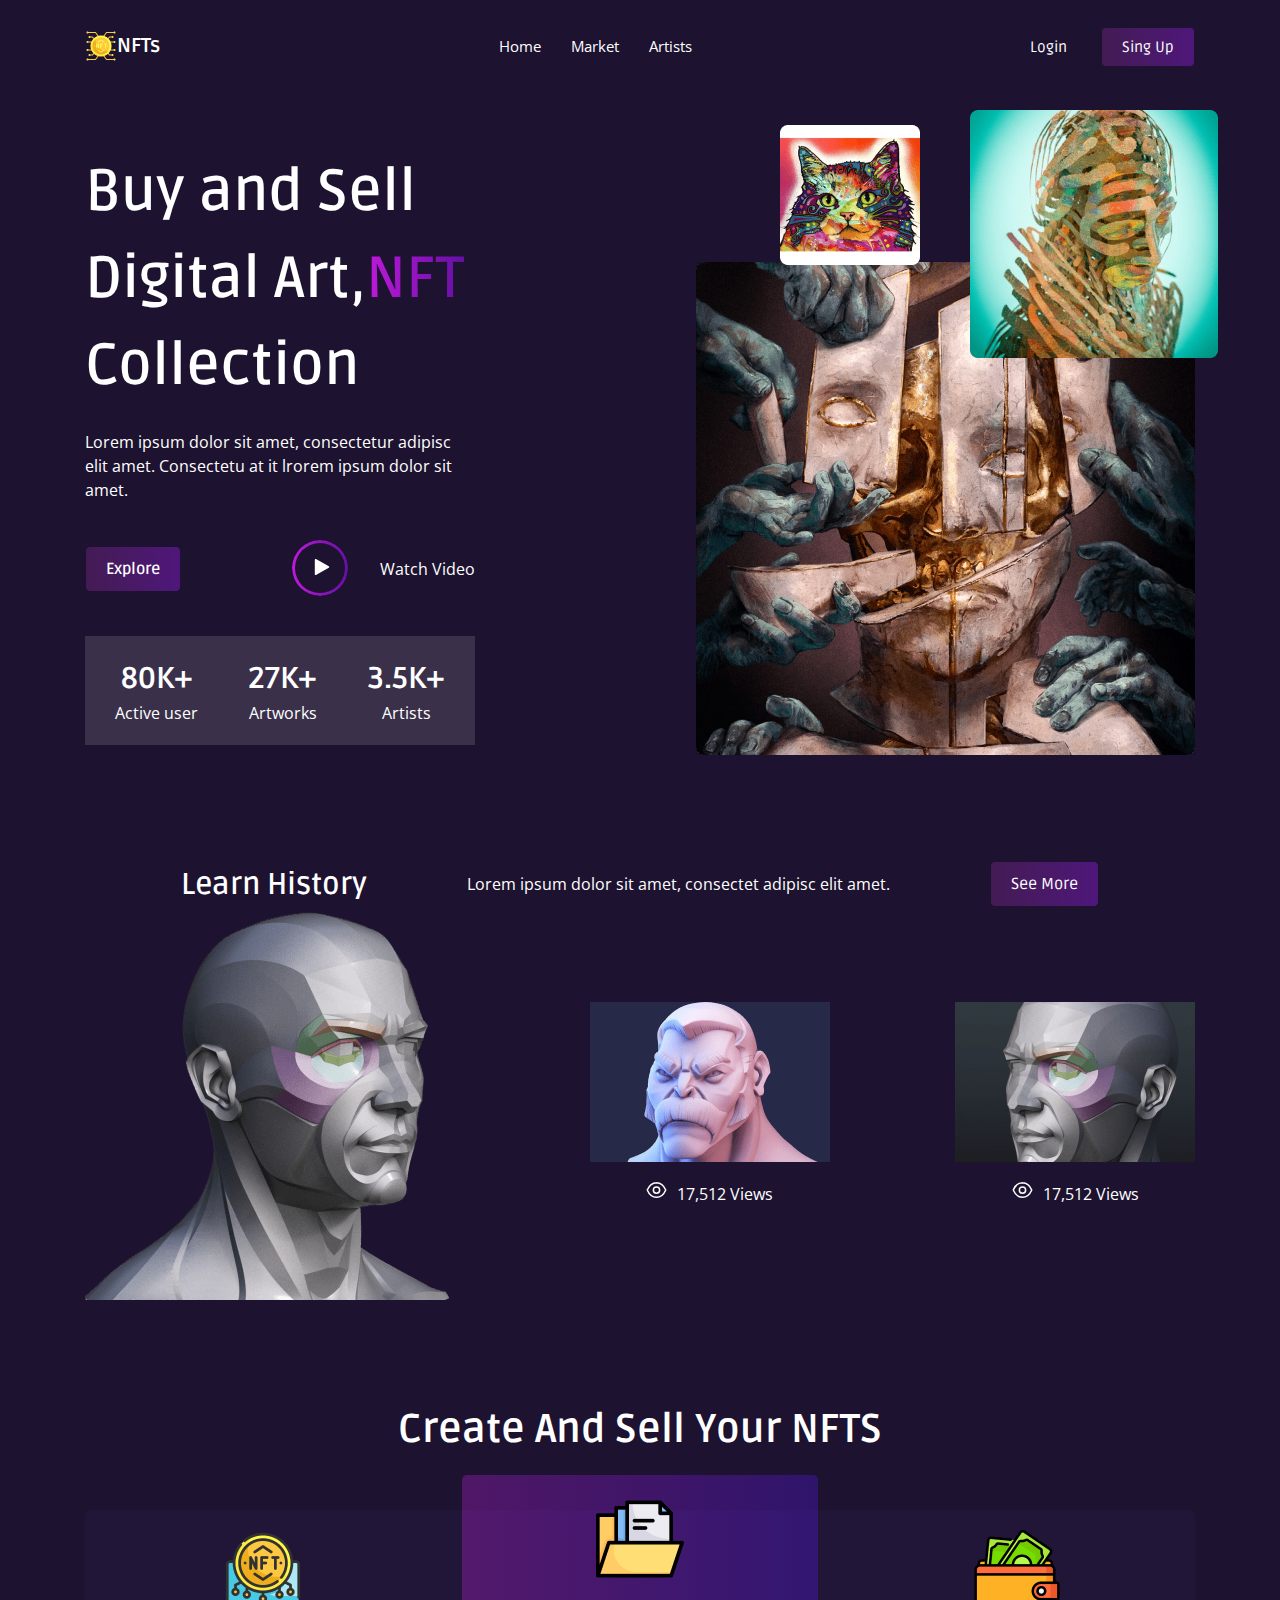
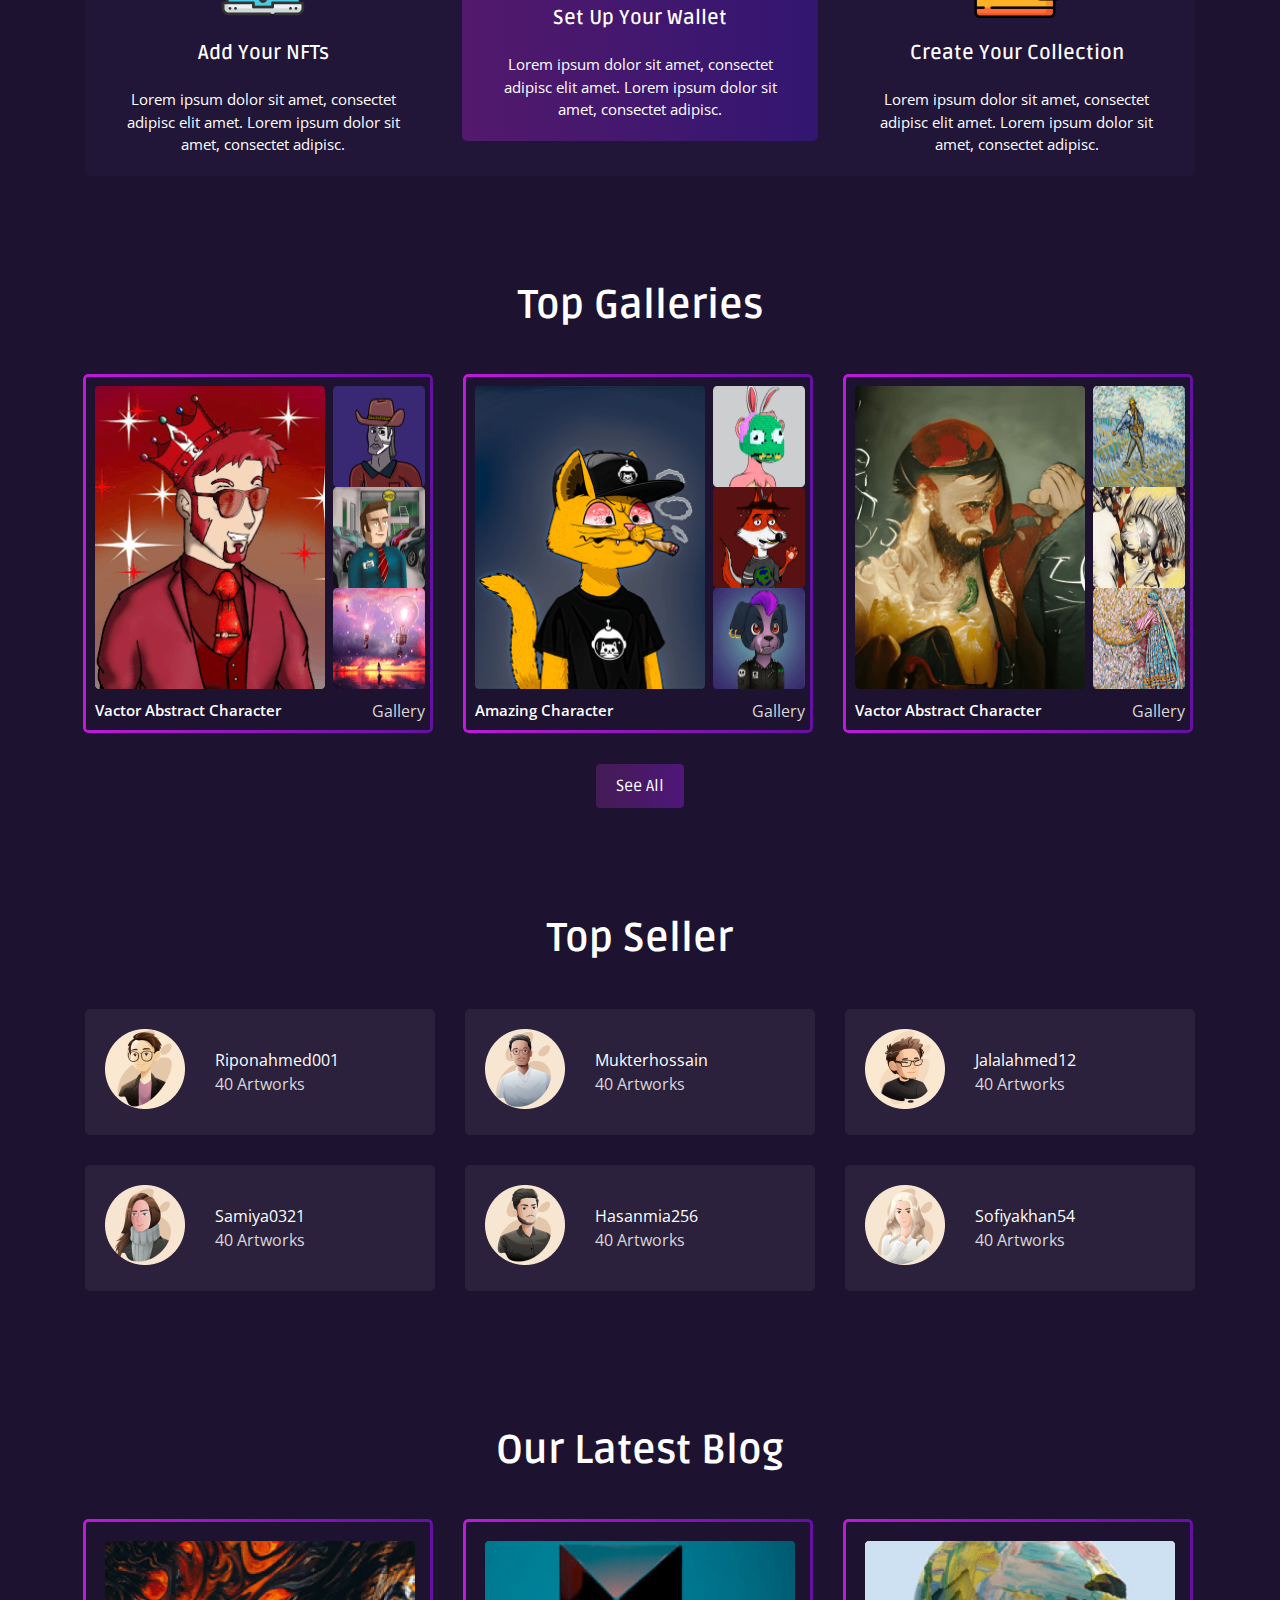
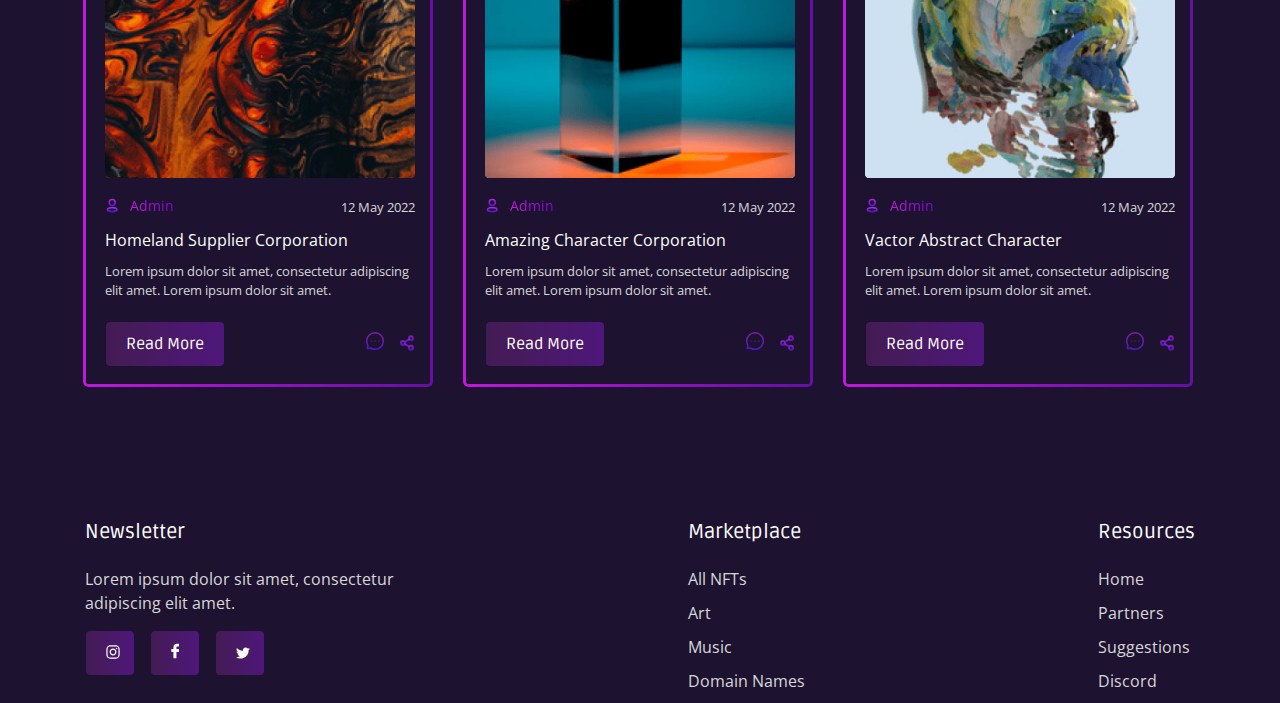
<file: index.html>
<!DOCTYPE html>
<html lang="en">
<head>
    <meta charset="UTF-8">
    <meta name="viewport" content="width=device-width, initial-scale=1.0">
    <title>NFT</title>
    <link rel="icon" href="./images/svg/nft (1) 1.svg">
    <link rel="stylesheet" href="./styles/app.css">
</head>
<body>

    <header class="header">
        <div class="container">
            <nav class="nav">
                <div class="nav__logo">
                    <img src="./images/svg/nft (1) 1.svg" alt="nav logo" class="nav__img">
                    <a href="javascript:void(0)" class="nav__title">NFTs</a>
                </div>
                <ul class="menu">
                    <li class="menu__item">
                        <a href="#" class="menu__link">Home</a>
                    </li>
                    <li class="menu__item">
                        <a href="./src/market.html" class="menu__link">Market</a>
                    </li>
                    <li class="menu__item">
                        <a href="./src/artist.html" class="menu__link">Artists</a>
                    </li>
                </ul>
                <div class="user-access">
                    <a href="src/login.html" class="user-access__item">Login</a>
                    <a href="src/signup.html" class="user-access__item">Sing Up</a>
                </div>
                <div class="nav__btn">
                    <span class="nav__btn-line"></span>
                </div>
            </nav>
            <div class="header__content">
                <div class="header__content-left">
                    <div class="header__content-top">
                        <h1 class="header__content-title">Buy and Sell Digital Art,<span class="header__content-span">NFT</span> Collection</h1>
                        <p class="header__content-caption">Lorem ipsum dolor sit amet, consectetur adipisc elit amet. Consectetu at it lrorem ipsum dolor sit amet.</p>
                        <div class="header__content-more">
                            <a href="javascript:void(0)" class="header__content-link">Explore</a>
                            <div class="header__content-movie">
                                <div class="header__content-ico">
                                    <svg class="header__content-icon" width="16" height="16" viewBox="0 0 16 16" fill="none" xmlns="http://www.w3.org/2000/svg">
                                        <g clip-path="url(#clip0_918_114)">
                                        <path d="M14.7918 7.30241L1.9918 0.10243C1.7438 -0.0367692 1.4414 -0.0335692 1.1966 0.10883C0.950204 0.25283 0.799805 0.515229 0.799805 0.800028V15.2C0.799805 15.4848 0.950204 15.7472 1.1966 15.8912C1.3214 15.9632 1.4606 16 1.5998 16C1.7342 16 1.8702 15.9664 1.9918 15.8976L14.7918 8.6976C15.043 8.5552 15.1998 8.28961 15.1998 8.00001C15.1998 7.71041 15.043 7.44481 14.7918 7.30241Z" fill="white"/>
                                        </g>
                                        <defs>
                                        <clipPath id="clip0_918_114">
                                        <rect width="16" height="16" fill="white"/>
                                        </clipPath>
                                        </defs>
                                        </svg>
                                </div>
                                    <span class="header__content-detail">Watch Video</span>                                    
                            </div>
                        </div>
                    </div>
                    <div class="header__content-bottom">
                        <div class="header__content-info">
                            <span class="header__content-count">80K+</span>
                            <span class="header__content-category">Active user</span>
                        </div>
                        <div class="header__content-info">
                            <span class="header__content-count">27K+</span>
                            <span class="header__content-category">Artworks</span>
                        </div>
                        <div class="header__content-info">
                            <span class="header__content-count">3.5K+</span>
                            <span class="header__content-category">Artists</span>
                        </div>
                    </div>
                </div>
                <div class="header__content-right">
                    <img src="./images/Rectangle 111.png" alt="header content img" class="header__content-img">
                </div>
            </div>
        </div>
    </header>

    <main class="main">
        <section class="history">
            <div class="container">
                <div class="history__wrapper">
                    <h2 class="history__title">Learn History</h2>
                    <p class="history__caption">Lorem ipsum dolor sit amet, consectet adipisc elit amet.</p>
                    <a href="javascript:void(0)" class="history__link">See More</a>
                </div>
                <div class="history__content">
                    <div class="history__images">
                    <img src="./images/image-sG7dVpFHM-transformed 1.png" alt="history img" class="history__img">
                    </div>
                    <div class="history__images">
                    <img src="./images/Rectangle 92.png" alt="history img" class="history__img">
                        <div class="history__content-wrapper">
                            <svg class="history__icon" width="21" height="17" viewBox="0 0 21 17" fill="none" xmlns="http://www.w3.org/2000/svg">
                                <path fill-rule="evenodd" clip-rule="evenodd" d="M13.6614 8.0531C13.6614 9.7991 12.2454 11.2141 10.4994 11.2141C8.75338 11.2141 7.33838 9.7991 7.33838 8.0531C7.33838 6.3061 8.75338 4.8911 10.4994 4.8911C12.2454 4.8911 13.6614 6.3061 13.6614 8.0531Z" stroke="white" stroke-width="1.5" stroke-linecap="round" stroke-linejoin="round"/>
                                <path fill-rule="evenodd" clip-rule="evenodd" d="M10.498 15.3549C14.306 15.3549 17.789 12.6169 19.75 8.0529C17.789 3.4889 14.306 0.7509 10.498 0.7509H10.502C6.694 0.7509 3.211 3.4889 1.25 8.0529C3.211 12.6169 6.694 15.3549 10.502 15.3549H10.498Z" stroke="white" stroke-width="1.5" stroke-linecap="round" stroke-linejoin="round"/>
                                </svg>
                            <span class="history__span">17,512 Views</span> 
                        </div>                       
                    </div>
                    <div class="history__images">
                        <img src="./images/Rectangle 93.png" alt="history img" class="history__img">
                        <div class="history__content-wrapper">
                            <svg class="history__icon" width="21" height="17" viewBox="0 0 21 17" fill="none" xmlns="http://www.w3.org/2000/svg">
                                <path fill-rule="evenodd" clip-rule="evenodd" d="M13.6614 8.0531C13.6614 9.7991 12.2454 11.2141 10.4994 11.2141C8.75338 11.2141 7.33838 9.7991 7.33838 8.0531C7.33838 6.3061 8.75338 4.8911 10.4994 4.8911C12.2454 4.8911 13.6614 6.3061 13.6614 8.0531Z" stroke="white" stroke-width="1.5" stroke-linecap="round" stroke-linejoin="round"/>
                                <path fill-rule="evenodd" clip-rule="evenodd" d="M10.498 15.3549C14.306 15.3549 17.789 12.6169 19.75 8.0529C17.789 3.4889 14.306 0.7509 10.498 0.7509H10.502C6.694 0.7509 3.211 3.4889 1.25 8.0529C3.211 12.6169 6.694 15.3549 10.502 15.3549H10.498Z" stroke="white" stroke-width="1.5" stroke-linecap="round" stroke-linejoin="round"/>
                                </svg>
                            <span class="history__span">17,512 Views</span> 
                        </div> 
                    </div>
                </div>
            </div>
        </section>
        <section class="trade">
            <div class="container">
                <h2 class="section__title">Create And Sell Your NFTS</h2>
                <div class="trade__wrapper">
                    <div class="trade__content">
                        <img src="./images/image 365.png" alt="trade img" class="trade__img">
                        <h3 class="trade__title">Add Your NFTs</h3>                          
                        <p class="trade__caption">Lorem ipsum dolor sit amet, consectet adipisc elit amet. Lorem ipsum dolor sit amet, consectet adipisc.</p>
                    </div>
                    <div class="trade__content">
                        <img src="./images/image 364.png" alt="trade img" class="trade__img">     
                        <h3 class="trade__title">Set Up Your Wallet</h3>                          
                        <p class="trade__caption">Lorem ipsum dolor sit amet, consectet adipisc elit amet. Lorem ipsum dolor sit amet, consectet adipisc.</p>
                    </div>
                    <div class="trade__content">
                        <img src="./images/image 362.png" alt="trade img"class="trade__img">
                        <h3 class="trade__title">Create Your Collection<h3>                          
                        <p class="trade__caption">Lorem ipsum dolor sit amet, consectet adipisc elit amet. Lorem ipsum dolor sit amet, consectet adipisc.</p>
                    </div>
                </div>
            </div>
        </section>
        <section class="gallery">
            <div class="container">
                <h2 class="section__title gallery__head">Top Galleries</h2>
                <div class="row">
                    <div class="col-12 col-sm-6 col-lg-4">
                        <div class="gallery__content">
                            <div class="gallery__images">
                                <div class="gallery__images-left">
                                    <img src="./images/image 116.png" alt="gallery img" class="gallery__images-img">
                                </div>
                                <div class="gallery__images-right">
                                    <img src="./images/image 121.png" alt="gallery img" class="gallery__images-img">
                                    <img src="./images/image 117.png" alt="gallery img" class="gallery__images-img">
                                    <img src="./images/fantasy-7022197 1.png" alt="gallery img" class="gallery__images-img">
                                </div>
                            </div>
                            <div class="gallery__info">
                                <h3 class="gallery__title">Vactor Abstract Character</h3>
                                <span class="gallery__span">Gallery</span>
                            </div>
                        </div>
                    </div>
                    <div class="col-12 col-sm-6 col-lg-4">
                        <div class="gallery__content">
                            <div class="gallery__images">
                                <div class="gallery__images-left">
                                    <img src="./images/cat-7022877 2.png" alt="gallery img" class="gallery__images-img">
                                </div>
                                <div class="gallery__images-right">
                                    <img src="./images/image 119.png" alt="gallery img" class="gallery__images-img">
                                    <img src="./images/image 122.png" alt="gallery img" class="gallery__images-img">
                                    <img src="./images/image 118.png" alt="gallery img" class="gallery__images-img">
                                </div>
                            </div>
                            <div class="gallery__info">
                                <h3 class="gallery__title">Amazing Character</h3>
                                <span class="gallery__span">Gallery</span>
                            </div>
                        </div>
                    </div>
                    <div class="col-12 col-sm-6 col-lg-4">
                        <div class="gallery__content">
                            <div class="gallery__images">
                                <div class="gallery__images-left">
                                    <img src="./images/image 128.png" alt="gallery img" class="gallery__images-img">
                                </div>
                                <div class="gallery__images-right">
                                    <img src="./images/image 123.png" alt="gallery img" class="gallery__images-img">
                                    <img src="./images/image 126.png" alt="gallery img" class="gallery__images-img">
                                    <img src="./images/image 124.png" alt="gallery img" class="gallery__images-img">
                                </div>
                            </div>
                            <div class="gallery__info">
                                <h3 class="gallery__title">Vactor Abstract Character</h3>
                                <span class="gallery__span">Gallery</span>
                            </div>
                        </div>  
                    </div>
                </div>
                    <div class="gallery__links">
                        <a href="javascript:void(0)" class="gallery__link">See All</a>
                    </div>
            </div>
        </section>
        <section class="seller">
            <div class="container">
                <h2 class="section__title seller__title">Top Seller</h2>
                <div class="row">
                    <div class="col-12 col-sm-6 col-md-6 col-lg-4">
                        <div class="seller__content">
                            <div class="seller__content-left">
                                <img src="./images/image 105.png" alt="seller img" class="seller__content-img">
                            </div>
                            <div class="seller__content-right">
                                <h4 class="seller__name">Riponahmed001</h4>
                                <span class="seller__span">40 Artworks</span>
                            </div>
                        </div>
                    </div>
                    <div class="col-12 col-sm-6 col-md-6 col-lg-4">
                        <div class="seller__content">
                            <div class="seller__content-left">
                                <img src="./images/image 108.png" alt="seller img" class="seller__content-img">
                            </div>
                            <div class="seller__content-right">
                                <h4 class="seller__name">Mukterhossain</h4>
                                <span class="seller__span">40 Artworks</span>
                            </div>
                        </div>
                    </div>
                    <div class="col-12 col-sm-6 col-md-6 col-lg-4">
                        <div class="seller__content">
                            <div class="seller__content-left">
                                <img src="./images/image 106.png" alt="seller img" class="seller__content-img">
                            </div>
                            <div class="seller__content-right">
                                <h4 class="seller__name">Jalalahmed12</h4>
                                <span class="seller__span">40 Artworks</span>
                            </div>
                        </div>  
                    </div>
                    <div class="col-12 col-sm-6 col-md-6 col-lg-4">
                        <div class="seller__content">
                            <div class="seller__content-left">
                                <img src="./images/image 104.png" alt="seller img" class="seller__content-img">
                            </div>
                            <div class="seller__content-right">
                                <h4 class="seller__name">Samiya0321</h4>
                                <span class="seller__span">40 Artworks</span>
                            </div>
                        </div>
                    </div>
                    <div class="col-12 col-sm-6 col-md-6 col-lg-4">
                        <div class="seller__content">
                            <div class="seller__content-left">
                                <img src="./images/image 103.png" alt="seller img" class="seller__content-img">
                            </div>
                            <div class="seller__content-right">
                                <h4 class="seller__name">Hasanmia256</h4>
                                <span class="seller__span">40 Artworks</span>
                            </div>
                        </div>
                    </div>
                    <div class="col-12 col-sm-6 col-md-6 col-lg-4">
                        <div class="seller__content">
                            <div class="seller__content-left">
                                <img src="./images/image 110.png" alt="seller img" class="seller__content-img">
                            </div>
                            <div class="seller__content-right">
                                <h4 class="seller__name">Sofiyakhan54</h4>
                                <span class="seller__span">40 Artworks</span>
                            </div>
                        </div>
                    </div>
                </div>
            </div>
        </section>
        <section class="blog">
            <div class="container">
                <h2 class="section__title blog__head">Our Latest Blog</h2>
                <div class="row">
                    <div class="col-12 col-sm-6 col-lg-4">
                        <div class="blog__content">
                            <div class="blog__images">
                                <img src="./images/image 366.png" alt="blog img" class="blog__img">
                            </div>
                            <div class="blog__user">
                                <div class="blog__admin">
                                    <svg class="blog__icon" width="15" height="15" viewBox="0 0 15 15" fill="none" xmlns="http://www.w3.org/2000/svg">
                                        <ellipse cx="7.23676" cy="4.54877" rx="2.98627" ry="2.98627" stroke="url(#paint0_linear_918_192)" stroke-width="1.5" stroke-linecap="round" stroke-linejoin="round"/>
                                        <path fill-rule="evenodd" clip-rule="evenodd" d="M2.50001 11.6885C2.49921 11.4785 2.54616 11.2712 2.63731 11.0821C2.92335 10.51 3.72999 10.2068 4.39932 10.0695C4.88205 9.96646 5.37144 9.89764 5.86385 9.86353C6.77552 9.78345 7.69246 9.78345 8.60413 9.86353C9.0965 9.89804 9.58587 9.96685 10.0687 10.0695C10.738 10.2068 11.5446 10.4814 11.8307 11.0821C12.014 11.4676 12.014 11.9151 11.8307 12.3006C11.5446 12.9013 10.738 13.1759 10.0687 13.3075C9.5865 13.4147 9.09693 13.4855 8.60413 13.5191C7.8621 13.582 7.11662 13.5935 6.37301 13.5535C6.20138 13.5535 6.03548 13.5535 5.86385 13.5191C5.37289 13.4859 4.8852 13.4152 4.40504 13.3075C3.72999 13.1759 2.92907 12.9013 2.63731 12.3006C2.54662 12.1093 2.49972 11.9002 2.50001 11.6885Z" stroke="url(#paint1_linear_918_192)" stroke-width="1.5" stroke-linecap="round" stroke-linejoin="round"/>
                                        <defs>
                                        <linearGradient id="paint0_linear_918_192" x1="7.23676" y1="1.5625" x2="7.23676" y2="7.53504" gradientUnits="userSpaceOnUse">
                                        <stop stop-color="#BB21E6"/>
                                        <stop offset="1" stop-color="#661BF2" stop-opacity="0.83"/>
                                        </linearGradient>
                                        <linearGradient id="paint1_linear_918_192" x1="7.23408" y1="9.80347" x2="7.23408" y2="13.5768" gradientUnits="userSpaceOnUse">
                                        <stop stop-color="#BB21E6"/>
                                        <stop offset="1" stop-color="#661BF2" stop-opacity="0.83"/>
                                        </linearGradient>
                                        </defs>
                                        </svg>         
                                    <span class="blog__admin-title">Admin</span>                               
                                </div>
                                <div class="blog__date">
                                    <span class="blog__date-time">12 May 2022</span>
                                </div>
                            </div>
                            <div class="blog__caption">
                                <h4 class="blog__title">Homeland Supplier Corporation</h4>
                                <p class="blog__description">Lorem ipsum dolor sit amet, consectetur adipiscing elit amet. Lorem ipsum dolor sit amet.</p>
                            </div>
                            <div class="blog__links">
                                <a href="javascript:void(0)" class="blog__link">Read More</a>
                                <div class="blog__links-share">
                                    <svg class="blog__icon--share" width="20" height="20" viewBox="0 0 20 20" fill="none" xmlns="http://www.w3.org/2000/svg">
                                        <path fill-rule="evenodd" clip-rule="evenodd" d="M6.41277 11.1592C5.87547 11.1592 5.43896 10.7227 5.43896 10.1854C5.43896 9.64964 5.87547 9.21313 6.41277 9.21313C6.95008 9.21313 7.38658 9.64964 7.38658 10.1854C7.38658 10.7227 6.95008 11.1592 6.41277 11.1592ZM10.1985 11.1592C9.66119 11.1592 9.22468 10.7227 9.22468 10.1854C9.22468 9.64964 9.66119 9.21313 10.1985 9.21313C10.7358 9.21313 11.1723 9.64964 11.1723 10.1854C11.1723 10.7227 10.7358 11.1592 10.1985 11.1592ZM13.0105 10.1854C13.0105 10.7227 13.447 11.1592 13.9843 11.1592C14.5216 11.1592 14.9581 10.7227 14.9581 10.1854C14.9581 9.64964 14.5216 9.21313 13.9843 9.21313C13.447 9.21313 13.0105 9.64964 13.0105 10.1854Z" fill="url(#paint0_linear_918_209)"/>
                                        <path fill-rule="evenodd" clip-rule="evenodd" d="M10.0167 1.66675C5.17508 1.66675 1.66675 5.62185 1.66675 10.0126C1.66675 11.4147 2.07508 12.8577 2.79175 14.1763C2.92508 14.3942 2.94175 14.6688 2.85008 14.9283L2.29175 16.7978C2.16675 17.2485 2.55008 17.5815 2.97508 17.4479L4.65841 16.948C5.11675 16.7978 5.47508 16.9889 5.90008 17.2485C7.11675 17.9654 8.63341 18.3334 10.0001 18.3334C14.1334 18.3334 18.3334 15.137 18.3334 9.98756C18.3334 5.54673 14.7501 1.66675 10.0167 1.66675Z" stroke="url(#paint1_linear_918_209)" stroke-width="1.5" stroke-linecap="round" stroke-linejoin="round"/>
                                        <defs>
                                        <linearGradient id="paint0_linear_918_209" x1="10.1985" y1="9.21313" x2="10.1985" y2="11.1592" gradientUnits="userSpaceOnUse">
                                        <stop stop-color="#B621E7" stop-opacity="0.3"/>
                                        <stop offset="1" stop-color="#5E1AF3" stop-opacity="0.3"/>
                                        </linearGradient>
                                        <linearGradient id="paint1_linear_918_209" x1="10.0001" y1="1.66675" x2="10.0001" y2="18.3334" gradientUnits="userSpaceOnUse">
                                        <stop stop-color="#B621E7" stop-opacity="0.64"/>
                                        <stop offset="1" stop-color="#5E1AF3" stop-opacity="0.76"/>
                                        </linearGradient>
                                        </defs>
                                        </svg>
                                        <svg class="blog__icon--share" width="16" height="16" viewBox="0 0 16 16" fill="none" xmlns="http://www.w3.org/2000/svg">
                                            <path d="M12 5.33325C13.1046 5.33325 14 4.43782 14 3.33325C14 2.22868 13.1046 1.33325 12 1.33325C10.8954 1.33325 10 2.22868 10 3.33325C10 4.43782 10.8954 5.33325 12 5.33325Z" stroke="url(#paint0_linear_918_203)" stroke-width="2" stroke-linecap="round" stroke-linejoin="round"/>
                                            <path d="M4 10C5.10457 10 6 9.10457 6 8C6 6.89543 5.10457 6 4 6C2.89543 6 2 6.89543 2 8C2 9.10457 2.89543 10 4 10Z" stroke="url(#paint1_linear_918_203)" stroke-width="2" stroke-linecap="round" stroke-linejoin="round"/>
                                            <path d="M12 14.6667C13.1046 14.6667 14 13.7713 14 12.6667C14 11.5622 13.1046 10.6667 12 10.6667C10.8954 10.6667 10 11.5622 10 12.6667C10 13.7713 10.8954 14.6667 12 14.6667Z" stroke="url(#paint2_linear_918_203)" stroke-width="2" stroke-linecap="round" stroke-linejoin="round"/>
                                            <path d="M5.72656 9.00659L10.2799 11.6599" stroke="url(#paint3_linear_918_203)" stroke-width="2" stroke-linecap="round" stroke-linejoin="round"/>
                                            <path d="M10.2732 4.34009L5.72656 6.99342" stroke="url(#paint4_linear_918_203)" stroke-width="2" stroke-linecap="round" stroke-linejoin="round"/>
                                            <defs>
                                            <linearGradient id="paint0_linear_918_203" x1="12" y1="1.33325" x2="12" y2="5.33325" gradientUnits="userSpaceOnUse">
                                            <stop stop-color="#B521E8" stop-opacity="0.69"/>
                                            <stop offset="1" stop-color="#661BF2" stop-opacity="0.69"/>
                                            </linearGradient>
                                            <linearGradient id="paint1_linear_918_203" x1="4" y1="6" x2="4" y2="10" gradientUnits="userSpaceOnUse">
                                            <stop stop-color="#B521E8" stop-opacity="0.69"/>
                                            <stop offset="1" stop-color="#661BF2" stop-opacity="0.69"/>
                                            </linearGradient>
                                            <linearGradient id="paint2_linear_918_203" x1="12" y1="10.6667" x2="12" y2="14.6667" gradientUnits="userSpaceOnUse">
                                            <stop stop-color="#B521E8" stop-opacity="0.69"/>
                                            <stop offset="1" stop-color="#661BF2" stop-opacity="0.69"/>
                                            </linearGradient>
                                            <linearGradient id="paint3_linear_918_203" x1="8.00323" y1="9.00659" x2="8.00323" y2="11.6599" gradientUnits="userSpaceOnUse">
                                            <stop stop-color="#B521E8" stop-opacity="0.69"/>
                                            <stop offset="1" stop-color="#661BF2" stop-opacity="0.69"/>
                                            </linearGradient>
                                            <linearGradient id="paint4_linear_918_203" x1="7.9999" y1="4.34009" x2="7.9999" y2="6.99342" gradientUnits="userSpaceOnUse">
                                            <stop stop-color="#B521E8" stop-opacity="0.69"/>
                                            <stop offset="1" stop-color="#661BF2" stop-opacity="0.69"/>
                                            </linearGradient>
                                            </defs>
                                            </svg>
                                </div>
                            </div>
                        </div>
                    </div>
                    <div class="col-12 col-sm-6 col-lg-4">
                        <div class="blog__content">
                            <div class="blog__images">
                                <img src="./images/image 367.png" alt="blog img" class="blog__img">
                            </div>
                            <div class="blog__user">
                                <div class="blog__admin">
                                    <svg class="blog__icon" width="15" height="15" viewBox="0 0 15 15" fill="none" xmlns="http://www.w3.org/2000/svg">
                                        <ellipse cx="7.23676" cy="4.54877" rx="2.98627" ry="2.98627" stroke="url(#paint0_linear_918_192)" stroke-width="1.5" stroke-linecap="round" stroke-linejoin="round"/>
                                        <path fill-rule="evenodd" clip-rule="evenodd" d="M2.50001 11.6885C2.49921 11.4785 2.54616 11.2712 2.63731 11.0821C2.92335 10.51 3.72999 10.2068 4.39932 10.0695C4.88205 9.96646 5.37144 9.89764 5.86385 9.86353C6.77552 9.78345 7.69246 9.78345 8.60413 9.86353C9.0965 9.89804 9.58587 9.96685 10.0687 10.0695C10.738 10.2068 11.5446 10.4814 11.8307 11.0821C12.014 11.4676 12.014 11.9151 11.8307 12.3006C11.5446 12.9013 10.738 13.1759 10.0687 13.3075C9.5865 13.4147 9.09693 13.4855 8.60413 13.5191C7.8621 13.582 7.11662 13.5935 6.37301 13.5535C6.20138 13.5535 6.03548 13.5535 5.86385 13.5191C5.37289 13.4859 4.8852 13.4152 4.40504 13.3075C3.72999 13.1759 2.92907 12.9013 2.63731 12.3006C2.54662 12.1093 2.49972 11.9002 2.50001 11.6885Z" stroke="url(#paint1_linear_918_192)" stroke-width="1.5" stroke-linecap="round" stroke-linejoin="round"/>
                                        <defs>
                                        <linearGradient id="paint0_linear_918_192" x1="7.23676" y1="1.5625" x2="7.23676" y2="7.53504" gradientUnits="userSpaceOnUse">
                                        <stop stop-color="#BB21E6"/>
                                        <stop offset="1" stop-color="#661BF2" stop-opacity="0.83"/>
                                        </linearGradient>
                                        <linearGradient id="paint1_linear_918_192" x1="7.23408" y1="9.80347" x2="7.23408" y2="13.5768" gradientUnits="userSpaceOnUse">
                                        <stop stop-color="#BB21E6"/>
                                        <stop offset="1" stop-color="#661BF2" stop-opacity="0.83"/>
                                        </linearGradient>
                                        </defs>
                                        </svg>         
                                    <span class="blog__admin-title">Admin</span>                               
                                </div>
                                <div class="blog__date">
                                    <span class="blog__date-time">12 May 2022</span>
                                </div>
                            </div>
                            <div class="blog__caption">
                                <h4 class="blog__title">Amazing Character Corporation</h4>
                                <p class="blog__description">Lorem ipsum dolor sit amet, consectetur adipiscing elit amet. Lorem ipsum dolor sit amet.</p>
                            </div>
                            <div class="blog__links">
                                <a href="javascript:void(0)" class="blog__link">Read More</a>
                                <div class="blog__links-share">
                                    <svg class="blog__icon--share" width="20" height="20" viewBox="0 0 20 20" fill="none" xmlns="http://www.w3.org/2000/svg">
                                        <path fill-rule="evenodd" clip-rule="evenodd" d="M6.41277 11.1592C5.87547 11.1592 5.43896 10.7227 5.43896 10.1854C5.43896 9.64964 5.87547 9.21313 6.41277 9.21313C6.95008 9.21313 7.38658 9.64964 7.38658 10.1854C7.38658 10.7227 6.95008 11.1592 6.41277 11.1592ZM10.1985 11.1592C9.66119 11.1592 9.22468 10.7227 9.22468 10.1854C9.22468 9.64964 9.66119 9.21313 10.1985 9.21313C10.7358 9.21313 11.1723 9.64964 11.1723 10.1854C11.1723 10.7227 10.7358 11.1592 10.1985 11.1592ZM13.0105 10.1854C13.0105 10.7227 13.447 11.1592 13.9843 11.1592C14.5216 11.1592 14.9581 10.7227 14.9581 10.1854C14.9581 9.64964 14.5216 9.21313 13.9843 9.21313C13.447 9.21313 13.0105 9.64964 13.0105 10.1854Z" fill="url(#paint0_linear_918_209)"/>
                                        <path fill-rule="evenodd" clip-rule="evenodd" d="M10.0167 1.66675C5.17508 1.66675 1.66675 5.62185 1.66675 10.0126C1.66675 11.4147 2.07508 12.8577 2.79175 14.1763C2.92508 14.3942 2.94175 14.6688 2.85008 14.9283L2.29175 16.7978C2.16675 17.2485 2.55008 17.5815 2.97508 17.4479L4.65841 16.948C5.11675 16.7978 5.47508 16.9889 5.90008 17.2485C7.11675 17.9654 8.63341 18.3334 10.0001 18.3334C14.1334 18.3334 18.3334 15.137 18.3334 9.98756C18.3334 5.54673 14.7501 1.66675 10.0167 1.66675Z" stroke="url(#paint1_linear_918_209)" stroke-width="1.5" stroke-linecap="round" stroke-linejoin="round"/>
                                        <defs>
                                        <linearGradient id="paint0_linear_918_209" x1="10.1985" y1="9.21313" x2="10.1985" y2="11.1592" gradientUnits="userSpaceOnUse">
                                        <stop stop-color="#B621E7" stop-opacity="0.3"/>
                                        <stop offset="1" stop-color="#5E1AF3" stop-opacity="0.3"/>
                                        </linearGradient>
                                        <linearGradient id="paint1_linear_918_209" x1="10.0001" y1="1.66675" x2="10.0001" y2="18.3334" gradientUnits="userSpaceOnUse">
                                        <stop stop-color="#B621E7" stop-opacity="0.64"/>
                                        <stop offset="1" stop-color="#5E1AF3" stop-opacity="0.76"/>
                                        </linearGradient>
                                        </defs>
                                        </svg>
                                        <svg class="blog__icon--share" width="16" height="16" viewBox="0 0 16 16" fill="none" xmlns="http://www.w3.org/2000/svg">
                                            <path d="M12 5.33325C13.1046 5.33325 14 4.43782 14 3.33325C14 2.22868 13.1046 1.33325 12 1.33325C10.8954 1.33325 10 2.22868 10 3.33325C10 4.43782 10.8954 5.33325 12 5.33325Z" stroke="url(#paint0_linear_918_203)" stroke-width="2" stroke-linecap="round" stroke-linejoin="round"/>
                                            <path d="M4 10C5.10457 10 6 9.10457 6 8C6 6.89543 5.10457 6 4 6C2.89543 6 2 6.89543 2 8C2 9.10457 2.89543 10 4 10Z" stroke="url(#paint1_linear_918_203)" stroke-width="2" stroke-linecap="round" stroke-linejoin="round"/>
                                            <path d="M12 14.6667C13.1046 14.6667 14 13.7713 14 12.6667C14 11.5622 13.1046 10.6667 12 10.6667C10.8954 10.6667 10 11.5622 10 12.6667C10 13.7713 10.8954 14.6667 12 14.6667Z" stroke="url(#paint2_linear_918_203)" stroke-width="2" stroke-linecap="round" stroke-linejoin="round"/>
                                            <path d="M5.72656 9.00659L10.2799 11.6599" stroke="url(#paint3_linear_918_203)" stroke-width="2" stroke-linecap="round" stroke-linejoin="round"/>
                                            <path d="M10.2732 4.34009L5.72656 6.99342" stroke="url(#paint4_linear_918_203)" stroke-width="2" stroke-linecap="round" stroke-linejoin="round"/>
                                            <defs>
                                            <linearGradient id="paint0_linear_918_203" x1="12" y1="1.33325" x2="12" y2="5.33325" gradientUnits="userSpaceOnUse">
                                            <stop stop-color="#B521E8" stop-opacity="0.69"/>
                                            <stop offset="1" stop-color="#661BF2" stop-opacity="0.69"/>
                                            </linearGradient>
                                            <linearGradient id="paint1_linear_918_203" x1="4" y1="6" x2="4" y2="10" gradientUnits="userSpaceOnUse">
                                            <stop stop-color="#B521E8" stop-opacity="0.69"/>
                                            <stop offset="1" stop-color="#661BF2" stop-opacity="0.69"/>
                                            </linearGradient>
                                            <linearGradient id="paint2_linear_918_203" x1="12" y1="10.6667" x2="12" y2="14.6667" gradientUnits="userSpaceOnUse">
                                            <stop stop-color="#B521E8" stop-opacity="0.69"/>
                                            <stop offset="1" stop-color="#661BF2" stop-opacity="0.69"/>
                                            </linearGradient>
                                            <linearGradient id="paint3_linear_918_203" x1="8.00323" y1="9.00659" x2="8.00323" y2="11.6599" gradientUnits="userSpaceOnUse">
                                            <stop stop-color="#B521E8" stop-opacity="0.69"/>
                                            <stop offset="1" stop-color="#661BF2" stop-opacity="0.69"/>
                                            </linearGradient>
                                            <linearGradient id="paint4_linear_918_203" x1="7.9999" y1="4.34009" x2="7.9999" y2="6.99342" gradientUnits="userSpaceOnUse">
                                            <stop stop-color="#B521E8" stop-opacity="0.69"/>
                                            <stop offset="1" stop-color="#661BF2" stop-opacity="0.69"/>
                                            </linearGradient>
                                            </defs>
                                            </svg>
                                </div>
                            </div>
                        </div>
                    </div>
                    <div class="col-12 col-sm-6 col-lg-4">
                        <div class="blog__content">
                            <div class="blog__images">
                                <img src="./images/image 368.png" alt="blog img" class="blog__img">
                            </div>
                            <div class="blog__user">
                                <div class="blog__admin">
                                    <svg class="blog__icon" width="15" height="15" viewBox="0 0 15 15" fill="none" xmlns="http://www.w3.org/2000/svg">
                                        <ellipse cx="7.23676" cy="4.54877" rx="2.98627" ry="2.98627" stroke="url(#paint0_linear_918_192)" stroke-width="1.5" stroke-linecap="round" stroke-linejoin="round"/>
                                        <path fill-rule="evenodd" clip-rule="evenodd" d="M2.50001 11.6885C2.49921 11.4785 2.54616 11.2712 2.63731 11.0821C2.92335 10.51 3.72999 10.2068 4.39932 10.0695C4.88205 9.96646 5.37144 9.89764 5.86385 9.86353C6.77552 9.78345 7.69246 9.78345 8.60413 9.86353C9.0965 9.89804 9.58587 9.96685 10.0687 10.0695C10.738 10.2068 11.5446 10.4814 11.8307 11.0821C12.014 11.4676 12.014 11.9151 11.8307 12.3006C11.5446 12.9013 10.738 13.1759 10.0687 13.3075C9.5865 13.4147 9.09693 13.4855 8.60413 13.5191C7.8621 13.582 7.11662 13.5935 6.37301 13.5535C6.20138 13.5535 6.03548 13.5535 5.86385 13.5191C5.37289 13.4859 4.8852 13.4152 4.40504 13.3075C3.72999 13.1759 2.92907 12.9013 2.63731 12.3006C2.54662 12.1093 2.49972 11.9002 2.50001 11.6885Z" stroke="url(#paint1_linear_918_192)" stroke-width="1.5" stroke-linecap="round" stroke-linejoin="round"/>
                                        <defs>
                                        <linearGradient id="paint0_linear_918_192" x1="7.23676" y1="1.5625" x2="7.23676" y2="7.53504" gradientUnits="userSpaceOnUse">
                                        <stop stop-color="#BB21E6"/>
                                        <stop offset="1" stop-color="#661BF2" stop-opacity="0.83"/>
                                        </linearGradient>
                                        <linearGradient id="paint1_linear_918_192" x1="7.23408" y1="9.80347" x2="7.23408" y2="13.5768" gradientUnits="userSpaceOnUse">
                                        <stop stop-color="#BB21E6"/>
                                        <stop offset="1" stop-color="#661BF2" stop-opacity="0.83"/>
                                        </linearGradient>
                                        </defs>
                                        </svg>         
                                    <span class="blog__admin-title">Admin</span>                               
                                </div>
                                <div class="blog__date">
                                    <span class="blog__date-time">12 May 2022</span>
                                </div>
                            </div>
                            <div class="blog__caption">
                                <h4 class="blog__title">Vactor Abstract Character</h4>
                                <p class="blog__description">Lorem ipsum dolor sit amet, consectetur adipiscing elit amet. Lorem ipsum dolor sit amet.</p>
                            </div>
                            <div class="blog__links">
                                <a href="javascript:void(0)" class="blog__link">Read More</a>
                                <div class="blog__links-share">
                                    <svg class="blog__icon--share" width="20" height="20" viewBox="0 0 20 20" fill="none" xmlns="http://www.w3.org/2000/svg">
                                        <path fill-rule="evenodd" clip-rule="evenodd" d="M6.41277 11.1592C5.87547 11.1592 5.43896 10.7227 5.43896 10.1854C5.43896 9.64964 5.87547 9.21313 6.41277 9.21313C6.95008 9.21313 7.38658 9.64964 7.38658 10.1854C7.38658 10.7227 6.95008 11.1592 6.41277 11.1592ZM10.1985 11.1592C9.66119 11.1592 9.22468 10.7227 9.22468 10.1854C9.22468 9.64964 9.66119 9.21313 10.1985 9.21313C10.7358 9.21313 11.1723 9.64964 11.1723 10.1854C11.1723 10.7227 10.7358 11.1592 10.1985 11.1592ZM13.0105 10.1854C13.0105 10.7227 13.447 11.1592 13.9843 11.1592C14.5216 11.1592 14.9581 10.7227 14.9581 10.1854C14.9581 9.64964 14.5216 9.21313 13.9843 9.21313C13.447 9.21313 13.0105 9.64964 13.0105 10.1854Z" fill="url(#paint0_linear_918_209)"/>
                                        <path fill-rule="evenodd" clip-rule="evenodd" d="M10.0167 1.66675C5.17508 1.66675 1.66675 5.62185 1.66675 10.0126C1.66675 11.4147 2.07508 12.8577 2.79175 14.1763C2.92508 14.3942 2.94175 14.6688 2.85008 14.9283L2.29175 16.7978C2.16675 17.2485 2.55008 17.5815 2.97508 17.4479L4.65841 16.948C5.11675 16.7978 5.47508 16.9889 5.90008 17.2485C7.11675 17.9654 8.63341 18.3334 10.0001 18.3334C14.1334 18.3334 18.3334 15.137 18.3334 9.98756C18.3334 5.54673 14.7501 1.66675 10.0167 1.66675Z" stroke="url(#paint1_linear_918_209)" stroke-width="1.5" stroke-linecap="round" stroke-linejoin="round"/>
                                        <defs>
                                        <linearGradient id="paint0_linear_918_209" x1="10.1985" y1="9.21313" x2="10.1985" y2="11.1592" gradientUnits="userSpaceOnUse">
                                        <stop stop-color="#B621E7" stop-opacity="0.3"/>
                                        <stop offset="1" stop-color="#5E1AF3" stop-opacity="0.3"/>
                                        </linearGradient>
                                        <linearGradient id="paint1_linear_918_209" x1="10.0001" y1="1.66675" x2="10.0001" y2="18.3334" gradientUnits="userSpaceOnUse">
                                        <stop stop-color="#B621E7" stop-opacity="0.64"/>
                                        <stop offset="1" stop-color="#5E1AF3" stop-opacity="0.76"/>
                                        </linearGradient>
                                        </defs>
                                        </svg>
                                        <svg class="blog__icon--share" width="16" height="16" viewBox="0 0 16 16" fill="none" xmlns="http://www.w3.org/2000/svg">
                                            <path d="M12 5.33325C13.1046 5.33325 14 4.43782 14 3.33325C14 2.22868 13.1046 1.33325 12 1.33325C10.8954 1.33325 10 2.22868 10 3.33325C10 4.43782 10.8954 5.33325 12 5.33325Z" stroke="url(#paint0_linear_918_203)" stroke-width="2" stroke-linecap="round" stroke-linejoin="round"/>
                                            <path d="M4 10C5.10457 10 6 9.10457 6 8C6 6.89543 5.10457 6 4 6C2.89543 6 2 6.89543 2 8C2 9.10457 2.89543 10 4 10Z" stroke="url(#paint1_linear_918_203)" stroke-width="2" stroke-linecap="round" stroke-linejoin="round"/>
                                            <path d="M12 14.6667C13.1046 14.6667 14 13.7713 14 12.6667C14 11.5622 13.1046 10.6667 12 10.6667C10.8954 10.6667 10 11.5622 10 12.6667C10 13.7713 10.8954 14.6667 12 14.6667Z" stroke="url(#paint2_linear_918_203)" stroke-width="2" stroke-linecap="round" stroke-linejoin="round"/>
                                            <path d="M5.72656 9.00659L10.2799 11.6599" stroke="url(#paint3_linear_918_203)" stroke-width="2" stroke-linecap="round" stroke-linejoin="round"/>
                                            <path d="M10.2732 4.34009L5.72656 6.99342" stroke="url(#paint4_linear_918_203)" stroke-width="2" stroke-linecap="round" stroke-linejoin="round"/>
                                            <defs>
                                            <linearGradient id="paint0_linear_918_203" x1="12" y1="1.33325" x2="12" y2="5.33325" gradientUnits="userSpaceOnUse">
                                            <stop stop-color="#B521E8" stop-opacity="0.69"/>
                                            <stop offset="1" stop-color="#661BF2" stop-opacity="0.69"/>
                                            </linearGradient>
                                            <linearGradient id="paint1_linear_918_203" x1="4" y1="6" x2="4" y2="10" gradientUnits="userSpaceOnUse">
                                            <stop stop-color="#B521E8" stop-opacity="0.69"/>
                                            <stop offset="1" stop-color="#661BF2" stop-opacity="0.69"/>
                                            </linearGradient>
                                            <linearGradient id="paint2_linear_918_203" x1="12" y1="10.6667" x2="12" y2="14.6667" gradientUnits="userSpaceOnUse">
                                            <stop stop-color="#B521E8" stop-opacity="0.69"/>
                                            <stop offset="1" stop-color="#661BF2" stop-opacity="0.69"/>
                                            </linearGradient>
                                            <linearGradient id="paint3_linear_918_203" x1="8.00323" y1="9.00659" x2="8.00323" y2="11.6599" gradientUnits="userSpaceOnUse">
                                            <stop stop-color="#B521E8" stop-opacity="0.69"/>
                                            <stop offset="1" stop-color="#661BF2" stop-opacity="0.69"/>
                                            </linearGradient>
                                            <linearGradient id="paint4_linear_918_203" x1="7.9999" y1="4.34009" x2="7.9999" y2="6.99342" gradientUnits="userSpaceOnUse">
                                            <stop stop-color="#B521E8" stop-opacity="0.69"/>
                                            <stop offset="1" stop-color="#661BF2" stop-opacity="0.69"/>
                                            </linearGradient>
                                            </defs>
                                            </svg>
                                </div>
                            </div>
                        </div>
                    </div>
                </div>
            </div>
        </section>
    </main>

    <footer class="footer">
        <div class="container">
           <div class="footer__wrapper">
            <div class="newsletter__socials">
                <h3 class="footer__title">Newsletter</h3>
                <p class="newsletter__caption">Lorem ipsum dolor sit amet, consectetur adipiscing elit amet.</p>
                    <div class="newsletter__social">
                        <div class="newsletter__icons">
                            <svg class="newsletter__icon" width="14" height="14" viewBox="0 0 14 14" fill="none" xmlns="http://www.w3.org/2000/svg">
                                <path d="M13.6535 4.25329C13.6223 3.54484 13.5077 3.05778 13.3436 2.63574C13.1743 2.18776 12.9139 1.78668 12.5726 1.45326C12.2392 1.11465 11.8355 0.851542 11.3927 0.684883C10.9682 0.520768 10.4837 0.406203 9.77522 0.374967C9.06148 0.341086 8.8349 0.333252 7.02465 0.333252C5.2144 0.333252 4.98782 0.341086 4.27672 0.372322C3.56827 0.403558 3.08122 0.518225 2.65928 0.682238C2.2112 0.851542 1.81012 1.11201 1.4767 1.45326C1.13809 1.78668 0.87508 2.19041 0.70832 2.6332C0.544205 3.05778 0.429641 3.54219 0.398405 4.25064C0.364524 4.96438 0.356689 5.19097 0.356689 7.00122C0.356689 8.81147 0.364524 9.03806 0.39576 9.74915C0.426995 10.4576 0.541662 10.9447 0.705776 11.3667C0.87508 11.8147 1.13809 12.2158 1.4767 12.5492C1.81012 12.8878 2.21384 13.1509 2.65663 13.3176C3.08122 13.4817 3.56562 13.5962 4.27418 13.6275C4.98517 13.6588 5.21186 13.6665 7.02211 13.6665C8.83235 13.6665 9.05894 13.6588 9.77003 13.6275C10.4785 13.5962 10.9655 13.4817 11.3875 13.3176C12.2835 12.9711 12.992 12.2627 13.3384 11.3667C13.5024 10.9421 13.6171 10.4576 13.6483 9.74915C13.6796 9.03806 13.6874 8.81147 13.6874 7.00122C13.6874 5.19097 13.6848 4.96438 13.6535 4.25329ZM12.4528 9.69706C12.4242 10.3482 12.3148 10.6999 12.2236 10.9343C11.9996 11.5151 11.5386 11.9761 10.9577 12.2002C10.7233 12.2914 10.3691 12.4007 9.72048 12.4293C9.01722 12.4607 8.80631 12.4684 7.02729 12.4684C5.24828 12.4684 5.03472 12.4607 4.334 12.4293C3.68283 12.4007 3.3312 12.2914 3.09678 12.2002C2.80773 12.0934 2.54461 11.9241 2.33105 11.7027C2.10965 11.4865 1.94035 11.226 1.83352 10.9369C1.74235 10.7025 1.63298 10.3482 1.60439 9.6997C1.57305 8.99644 1.56532 8.78542 1.56532 7.00641C1.56532 5.2274 1.57305 5.01383 1.60439 4.31322C1.63298 3.66205 1.74235 3.31042 1.83352 3.076C1.94035 2.78684 2.10965 2.52382 2.3337 2.31016C2.5498 2.08876 2.81027 1.91946 3.09943 1.81273C3.33385 1.72156 3.68813 1.61219 4.33665 1.5835C5.03991 1.55226 5.25093 1.54443 7.02984 1.54443C8.81149 1.54443 9.02241 1.55226 9.72313 1.5835C10.3743 1.61219 10.7259 1.72156 10.9603 1.81273C11.2494 1.91946 11.5125 2.08876 11.7261 2.31016C11.9475 2.52637 12.1168 2.78684 12.2236 3.076C12.3148 3.31042 12.4242 3.66459 12.4528 4.31322C12.4841 5.01648 12.4919 5.2274 12.4919 7.00641C12.4919 8.78542 12.4841 8.9938 12.4528 9.69706Z" fill="white"/>
                                <path d="M7.02465 3.57607C5.13371 3.57607 3.5995 5.11019 3.5995 7.00123C3.5995 8.89226 5.13371 10.4264 7.02465 10.4264C8.91568 10.4264 10.4498 8.89226 10.4498 7.00123C10.4498 5.11019 8.91568 3.57607 7.02465 3.57607ZM7.02465 9.22304C5.79791 9.22304 4.80284 8.22807 4.80284 7.00123C4.80284 5.77438 5.79791 4.77941 7.02465 4.77941C8.25149 4.77941 9.24646 5.77438 9.24646 7.00123C9.24646 8.22807 8.25149 9.22304 7.02465 9.22304Z" fill="white"/>
                                <path d="M11.385 3.44065C11.385 3.88223 11.0269 4.24027 10.5852 4.24027C10.1437 4.24027 9.78562 3.88223 9.78562 3.44065C9.78562 2.99898 10.1437 2.64103 10.5852 2.64103C11.0269 2.64103 11.385 2.99898 11.385 3.44065Z" fill="white"/>
                                </svg>
                        </div>
                        <div class="newsletter__icons">
                            <svg class="newsletter__icon" width="8" height="16" viewBox="0 0 8 16" fill="none" xmlns="http://www.w3.org/2000/svg">
                                <path d="M7.70864 0.6698L5.85713 0.666748C3.77703 0.666748 2.43277 2.08347 2.43277 4.27623V5.94045H0.571161C0.410296 5.94045 0.280029 6.07442 0.280029 6.23966V8.65092C0.280029 8.81617 0.410445 8.94998 0.571161 8.94998H2.43277V15.0344C2.43277 15.1996 2.56304 15.3334 2.7239 15.3334H5.15277C5.31364 15.3334 5.4439 15.1994 5.4439 15.0344V8.94998H7.62056C7.78142 8.94998 7.91169 8.81617 7.91169 8.65092L7.91258 6.23966C7.91258 6.16032 7.88183 6.08433 7.82732 6.02818C7.77281 5.97203 7.69854 5.94045 7.6213 5.94045H5.4439V4.52967C5.4439 3.8516 5.6012 3.50737 6.46108 3.50737L7.70834 3.50691C7.86906 3.50691 7.99933 3.37295 7.99933 3.20785V0.968861C7.99933 0.80392 7.86921 0.670105 7.70864 0.6698Z" fill="white"/>
                                </svg>
                        </div>
                        <div class="newsletter__icons">
                            <svg class="newsletter__icon" width="14" height="12" viewBox="0 0 14 12" fill="none" xmlns="http://www.w3.org/2000/svg">
                                <path d="M14 1.84839C13.4847 2.06701 12.9318 2.21528 12.3509 2.28147C12.9441 1.94137 13.3981 1.40192 13.6133 0.761093C13.0569 1.07605 12.4428 1.30475 11.7884 1.42873C11.2644 0.893459 10.519 0.560059 9.69227 0.560059C8.1062 0.560059 6.82018 1.79143 6.82018 3.30929C6.82018 3.52457 6.84555 3.73482 6.89455 3.93588C4.50801 3.8211 2.39178 2.72627 0.975426 1.06265C0.727841 1.46809 0.586994 1.94051 0.586994 2.44481C0.586994 3.39892 1.0944 4.24078 1.86427 4.73332C1.3936 4.71825 0.950926 4.59427 0.563386 4.3882V4.42254C0.563386 5.75444 1.55371 6.86602 2.86682 7.11901C2.62624 7.181 2.37255 7.21534 2.11009 7.21534C1.92464 7.21534 1.74529 7.19775 1.56944 7.16424C1.93511 8.2574 2.99543 9.05234 4.25171 9.07414C3.26926 9.81129 2.03048 10.2494 0.684995 10.2494C0.453171 10.2494 0.224824 10.236 0 10.2117C1.27114 10.9933 2.78024 11.4489 4.40218 11.4489C9.68532 11.4489 12.5732 7.25891 12.5732 3.62511L12.5635 3.2691C13.1278 2.88374 13.6159 2.39958 14 1.84839Z" fill="white"/>
                                </svg> 
                        </div>  
                    </div>                        
                </div>                           
           
            <div class="footer__list">
                <h3 class="footer__title">Marketplace</h3>
                <ul class="footer__menu">
                    <li class="footer__menu-item">
                        <a href="javascript:void(0)" class="footer__menu-link">All NFTs</a>
                    </li>
                    <li class="footer__menu-item">
                        <a href="javascript:void(0)" class="footer__menu-link">Art</a>
                    </li>
                    <li class="footer__menu-item">
                        <a href="javascript:void(0)" class="footer__menu-link">Music</a>
                    </li>
                    <li class="footer__menu-item">
                        <a href="javascript:void(0)" class="footer__menu-link">Domain Names</a>
                    </li>
                </ul>
            </div>
            <div class="footer__list">
                <h3 class="footer__title">Resources</h3>
                <ul class="footer__menu">
                    <li class="footer__menu-item">
                        <a href="javascript:void(0)" class="footer__menu-link">Home</a>
                    </li>
                    <li class="footer__menu-item">
                        <a href="javascript:void(0)" class="footer__menu-link">Partners</a>
                    </li>
                    <li class="footer__menu-item">
                        <a href="javascript:void(0)" class="footer__menu-link">Suggestions</a>
                    </li>
                    <li class="footer__menu-item">
                        <a href="javascript:void(0)" class="footer__menu-link">Discord</a>
                    </li>
                </ul>
            </div>
           </div>
        </div>
        </div>
    </footer>

</body>
</html>
</file>
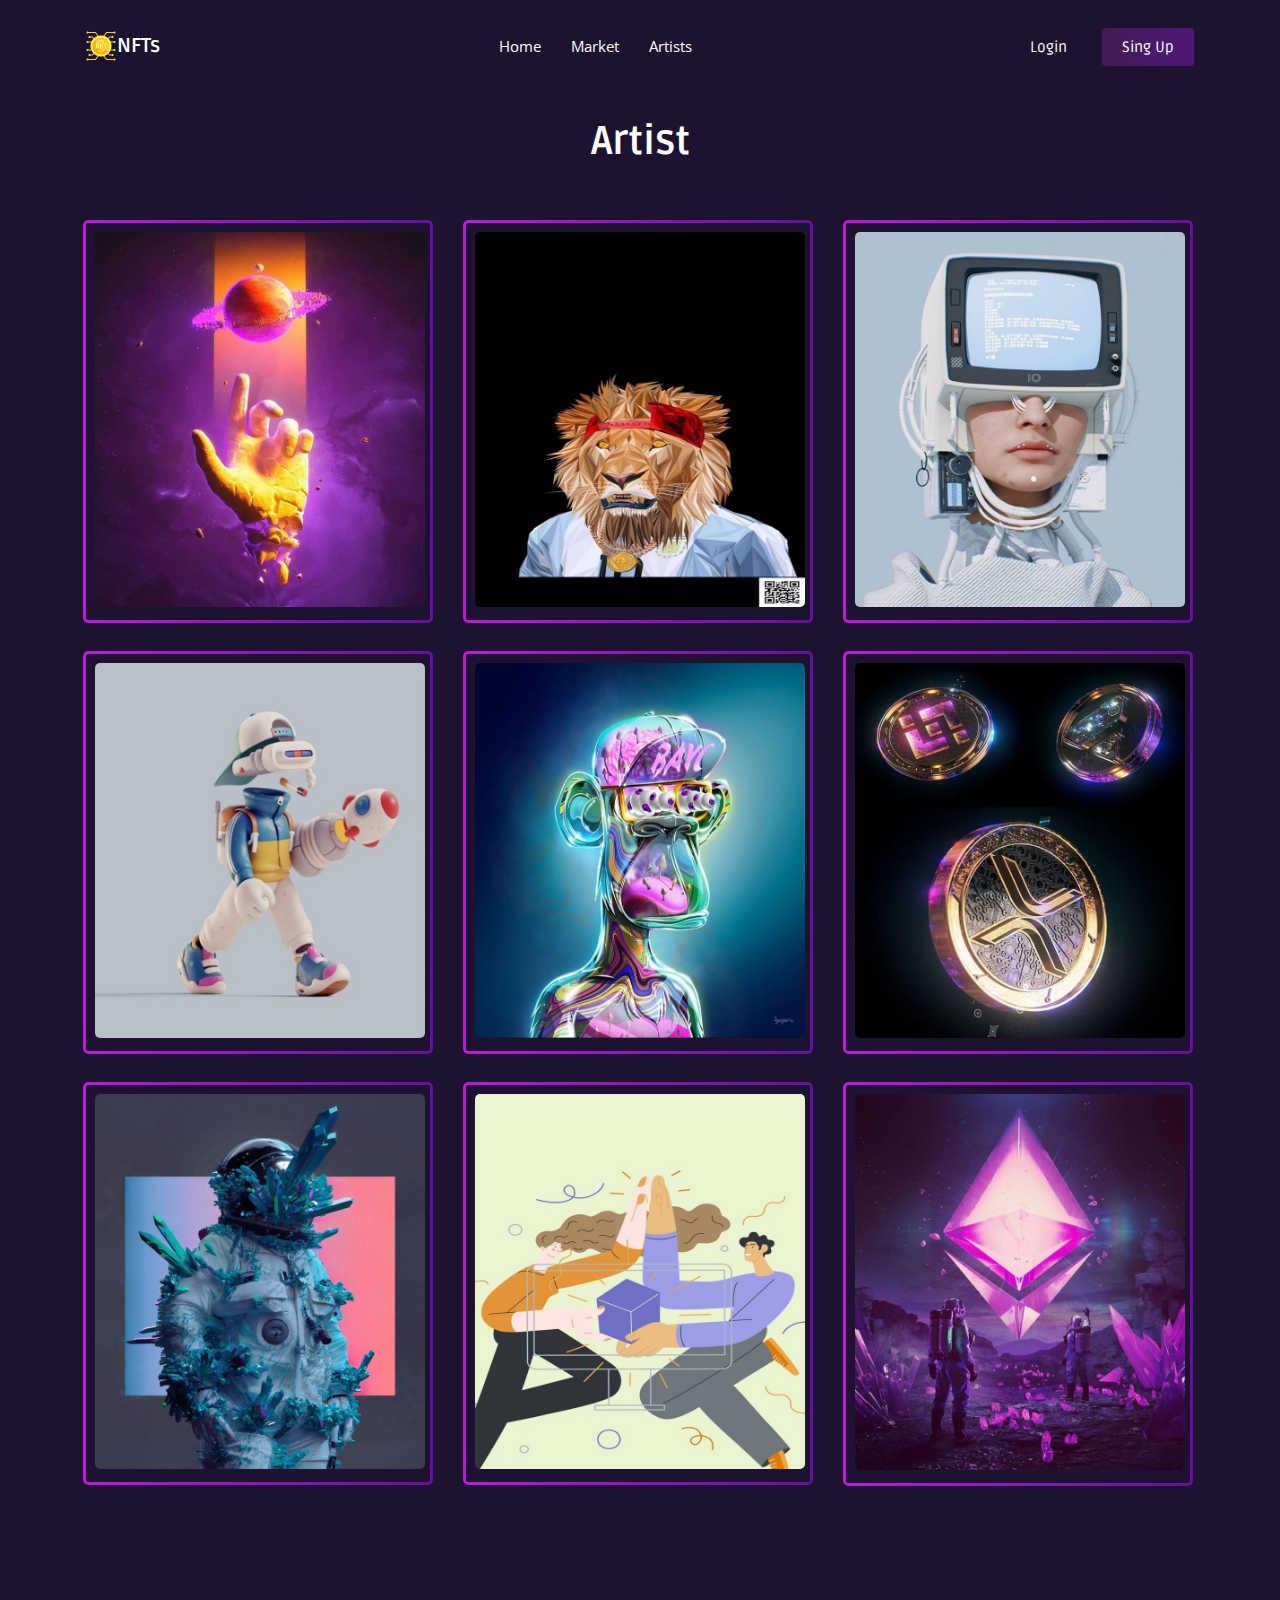
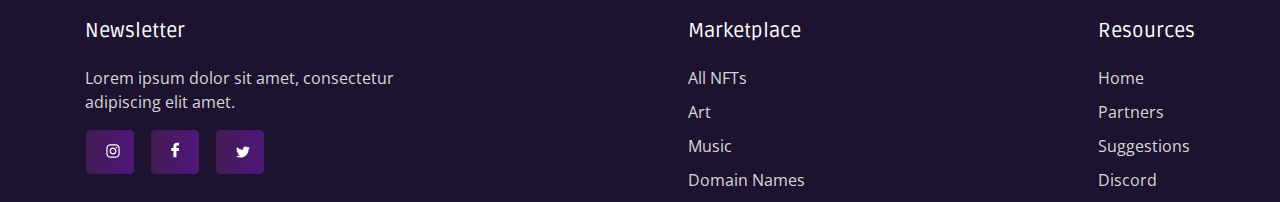
<file: src/artist.html>
<!DOCTYPE html>
<html lang="en">
<head>
    <meta charset="UTF-8">
    <meta name="viewport" content="width=device-width, initial-scale=1.0">
    <title>Market</title>
    <link rel="icon" href="../images/svg/nft (1) 1.svg">
    <link rel="stylesheet" href="../styles/app.css">
</head>
<body>
    <header class="header">
        <div class="container">
            <nav class="nav">
                <div class="nav__logo">
                    <img src="../images/svg/nft (1) 1.svg" alt="nav logo" class="nav__img">
                    <a href="javascript:void(0)" class="nav__title">NFTs</a>
                </div>
                <ul class="menu">
                    <li class="menu__item">
                        <a href="../index.html" class="menu__link">Home</a>
                    </li>
                    <li class="menu__item">
                        <a href="./market.html" class="menu__link">Market</a>
                    </li>
                    <li class="menu__item">
                        <a href="#" class="menu__link">Artists</a>
                    </li>
                </ul>
                <div class="user-access">
                    <a href="../src/login.html" class="user-access__item">Login</a>
                    <a href="../src/signup.html" class="user-access__item">Sing Up</a>
                </div>
                <div class="nav__btn">
                    <span class="nav__btn-line"></span>
                </div>
            </nav>
        </div>
    </header>

    <main class="main">
        <div class="container">
            <h2 class="section__title artist__title">Artist</h2>
            <div class="row">
                <div class="col-12 col-sm-6 col-lg-4">
                    <div class="artist__content">
                        <img src="../images/Art de l'Espace.jpg" alt="Artist img" class="artist__img">
                    </div>
                </div>
                <div class="col-12 col-sm-6 col-lg-4">
                    <div class="artist__content">
                        <img src="../images/Behance Project CAFFEINATEDLIONS NFT Collection by Digital Artist DesignGeo.jpg" alt="Artist img" class="artist__img">
                    </div>
                </div>
                <div class="col-12 col-sm-6 col-lg-4">
                    <div class="artist__content">
                        <img src="../images/Best 50 Tips For NFT MARKETPLACE DEVELOPMENT COMPANY.jpg" alt="Artist img" class="artist__img">
                    </div>
                </div>
                <div class="col-12 col-sm-6 col-lg-4">
                    <div class="artist__content">
                        <img src="../images/Best NFT arts, Best NFT games, Best NFT artworks, NFT art designs, Doodle Ape NFT, Doodle Monkey NFT.jpg" alt="Artist img" class="artist__img">
                    </div>
                </div>
                <div class="col-12 col-sm-6 col-lg-4">
                    <div class="artist__content">
                        <img src="../images/inside.jpg" alt="Artist img" class="artist__img">
                    </div>
                </div>
                <div class="col-12 col-sm-6 col-lg-4">
                    <div class="artist__content">
                        <img src="../images/nft art nft monkey nft pfp nft crypto art nft art ideas nft artworks nft aesthetic nft banner nft.jpg" alt="Artist img" class="artist__img">
                    </div>
                </div>
                <div class="col-12 col-sm-6 col-lg-4">
                    <div class="artist__content">
                        <img src="../images/NFT art what is it, how it works and what it means for the creative industry - 99designs.jpg" alt="Artist img" class="artist__img">
                    </div>
                </div>
                <div class="col-12 col-sm-6 col-lg-4">
                    <div class="artist__content">
                        <img src="../images/What Every Creative Needs to Know About NFTs.jpg" alt="Artist img" class="artist__img">
                    </div>
                </div>
                <div class="col-12 col-sm-6 col-lg-4">
                    <div class="artist__content">
                        <img src="../images/NFT crypto art, NFT pixel art, Cryptopunk, Cryptoape, NBA Top Shot, CryptoPunks, Hashmasks.jpg" alt="Artist img" class="artist__img">
                    </div>
                </div>
            </div>
        </div>
    </main>

    <footer class="footer">
        <div class="container">
           <div class="footer__wrapper">
            <div class="newsletter__socials">
                <h3 class="footer__title">Newsletter</h3>
                <p class="newsletter__caption">Lorem ipsum dolor sit amet, consectetur adipiscing elit amet.</p>
                    <div class="newsletter__social">
                        <div class="newsletter__icons">
                            <svg class="newsletter__icon" width="14" height="14" viewBox="0 0 14 14" fill="none" xmlns="http://www.w3.org/2000/svg">
                                <path d="M13.6535 4.25329C13.6223 3.54484 13.5077 3.05778 13.3436 2.63574C13.1743 2.18776 12.9139 1.78668 12.5726 1.45326C12.2392 1.11465 11.8355 0.851542 11.3927 0.684883C10.9682 0.520768 10.4837 0.406203 9.77522 0.374967C9.06148 0.341086 8.8349 0.333252 7.02465 0.333252C5.2144 0.333252 4.98782 0.341086 4.27672 0.372322C3.56827 0.403558 3.08122 0.518225 2.65928 0.682238C2.2112 0.851542 1.81012 1.11201 1.4767 1.45326C1.13809 1.78668 0.87508 2.19041 0.70832 2.6332C0.544205 3.05778 0.429641 3.54219 0.398405 4.25064C0.364524 4.96438 0.356689 5.19097 0.356689 7.00122C0.356689 8.81147 0.364524 9.03806 0.39576 9.74915C0.426995 10.4576 0.541662 10.9447 0.705776 11.3667C0.87508 11.8147 1.13809 12.2158 1.4767 12.5492C1.81012 12.8878 2.21384 13.1509 2.65663 13.3176C3.08122 13.4817 3.56562 13.5962 4.27418 13.6275C4.98517 13.6588 5.21186 13.6665 7.02211 13.6665C8.83235 13.6665 9.05894 13.6588 9.77003 13.6275C10.4785 13.5962 10.9655 13.4817 11.3875 13.3176C12.2835 12.9711 12.992 12.2627 13.3384 11.3667C13.5024 10.9421 13.6171 10.4576 13.6483 9.74915C13.6796 9.03806 13.6874 8.81147 13.6874 7.00122C13.6874 5.19097 13.6848 4.96438 13.6535 4.25329ZM12.4528 9.69706C12.4242 10.3482 12.3148 10.6999 12.2236 10.9343C11.9996 11.5151 11.5386 11.9761 10.9577 12.2002C10.7233 12.2914 10.3691 12.4007 9.72048 12.4293C9.01722 12.4607 8.80631 12.4684 7.02729 12.4684C5.24828 12.4684 5.03472 12.4607 4.334 12.4293C3.68283 12.4007 3.3312 12.2914 3.09678 12.2002C2.80773 12.0934 2.54461 11.9241 2.33105 11.7027C2.10965 11.4865 1.94035 11.226 1.83352 10.9369C1.74235 10.7025 1.63298 10.3482 1.60439 9.6997C1.57305 8.99644 1.56532 8.78542 1.56532 7.00641C1.56532 5.2274 1.57305 5.01383 1.60439 4.31322C1.63298 3.66205 1.74235 3.31042 1.83352 3.076C1.94035 2.78684 2.10965 2.52382 2.3337 2.31016C2.5498 2.08876 2.81027 1.91946 3.09943 1.81273C3.33385 1.72156 3.68813 1.61219 4.33665 1.5835C5.03991 1.55226 5.25093 1.54443 7.02984 1.54443C8.81149 1.54443 9.02241 1.55226 9.72313 1.5835C10.3743 1.61219 10.7259 1.72156 10.9603 1.81273C11.2494 1.91946 11.5125 2.08876 11.7261 2.31016C11.9475 2.52637 12.1168 2.78684 12.2236 3.076C12.3148 3.31042 12.4242 3.66459 12.4528 4.31322C12.4841 5.01648 12.4919 5.2274 12.4919 7.00641C12.4919 8.78542 12.4841 8.9938 12.4528 9.69706Z" fill="white"/>
                                <path d="M7.02465 3.57607C5.13371 3.57607 3.5995 5.11019 3.5995 7.00123C3.5995 8.89226 5.13371 10.4264 7.02465 10.4264C8.91568 10.4264 10.4498 8.89226 10.4498 7.00123C10.4498 5.11019 8.91568 3.57607 7.02465 3.57607ZM7.02465 9.22304C5.79791 9.22304 4.80284 8.22807 4.80284 7.00123C4.80284 5.77438 5.79791 4.77941 7.02465 4.77941C8.25149 4.77941 9.24646 5.77438 9.24646 7.00123C9.24646 8.22807 8.25149 9.22304 7.02465 9.22304Z" fill="white"/>
                                <path d="M11.385 3.44065C11.385 3.88223 11.0269 4.24027 10.5852 4.24027C10.1437 4.24027 9.78562 3.88223 9.78562 3.44065C9.78562 2.99898 10.1437 2.64103 10.5852 2.64103C11.0269 2.64103 11.385 2.99898 11.385 3.44065Z" fill="white"/>
                                </svg>
                        </div>
                        <div class="newsletter__icons">
                            <svg class="newsletter__icon" width="8" height="16" viewBox="0 0 8 16" fill="none" xmlns="http://www.w3.org/2000/svg">
                                <path d="M7.70864 0.6698L5.85713 0.666748C3.77703 0.666748 2.43277 2.08347 2.43277 4.27623V5.94045H0.571161C0.410296 5.94045 0.280029 6.07442 0.280029 6.23966V8.65092C0.280029 8.81617 0.410445 8.94998 0.571161 8.94998H2.43277V15.0344C2.43277 15.1996 2.56304 15.3334 2.7239 15.3334H5.15277C5.31364 15.3334 5.4439 15.1994 5.4439 15.0344V8.94998H7.62056C7.78142 8.94998 7.91169 8.81617 7.91169 8.65092L7.91258 6.23966C7.91258 6.16032 7.88183 6.08433 7.82732 6.02818C7.77281 5.97203 7.69854 5.94045 7.6213 5.94045H5.4439V4.52967C5.4439 3.8516 5.6012 3.50737 6.46108 3.50737L7.70834 3.50691C7.86906 3.50691 7.99933 3.37295 7.99933 3.20785V0.968861C7.99933 0.80392 7.86921 0.670105 7.70864 0.6698Z" fill="white"/>
                                </svg>
                        </div>
                        <div class="newsletter__icons">
                            <svg class="newsletter__icon" width="14" height="12" viewBox="0 0 14 12" fill="none" xmlns="http://www.w3.org/2000/svg">
                                <path d="M14 1.84839C13.4847 2.06701 12.9318 2.21528 12.3509 2.28147C12.9441 1.94137 13.3981 1.40192 13.6133 0.761093C13.0569 1.07605 12.4428 1.30475 11.7884 1.42873C11.2644 0.893459 10.519 0.560059 9.69227 0.560059C8.1062 0.560059 6.82018 1.79143 6.82018 3.30929C6.82018 3.52457 6.84555 3.73482 6.89455 3.93588C4.50801 3.8211 2.39178 2.72627 0.975426 1.06265C0.727841 1.46809 0.586994 1.94051 0.586994 2.44481C0.586994 3.39892 1.0944 4.24078 1.86427 4.73332C1.3936 4.71825 0.950926 4.59427 0.563386 4.3882V4.42254C0.563386 5.75444 1.55371 6.86602 2.86682 7.11901C2.62624 7.181 2.37255 7.21534 2.11009 7.21534C1.92464 7.21534 1.74529 7.19775 1.56944 7.16424C1.93511 8.2574 2.99543 9.05234 4.25171 9.07414C3.26926 9.81129 2.03048 10.2494 0.684995 10.2494C0.453171 10.2494 0.224824 10.236 0 10.2117C1.27114 10.9933 2.78024 11.4489 4.40218 11.4489C9.68532 11.4489 12.5732 7.25891 12.5732 3.62511L12.5635 3.2691C13.1278 2.88374 13.6159 2.39958 14 1.84839Z" fill="white"/>
                                </svg> 
                        </div>  
                    </div>                        
                </div>                           
           
            <div class="footer__list">
                <h3 class="footer__title">Marketplace</h3>
                <ul class="footer__menu">
                    <li class="footer__menu-item">
                        <a href="javascript:void(0)" class="footer__menu-link">All NFTs</a>
                    </li>
                    <li class="footer__menu-item">
                        <a href="javascript:void(0)" class="footer__menu-link">Art</a>
                    </li>
                    <li class="footer__menu-item">
                        <a href="javascript:void(0)" class="footer__menu-link">Music</a>
                    </li>
                    <li class="footer__menu-item">
                        <a href="javascript:void(0)" class="footer__menu-link">Domain Names</a>
                    </li>
                </ul>
            </div>
            <div class="footer__list">
                <h3 class="footer__title">Resources</h3>
                <ul class="footer__menu">
                    <li class="footer__menu-item">
                        <a href="javascript:void(0)" class="footer__menu-link">Home</a>
                    </li>
                    <li class="footer__menu-item">
                        <a href="javascript:void(0)" class="footer__menu-link">Partners</a>
                    </li>
                    <li class="footer__menu-item">
                        <a href="javascript:void(0)" class="footer__menu-link">Suggestions</a>
                    </li>
                    <li class="footer__menu-item">
                        <a href="javascript:void(0)" class="footer__menu-link">Discord</a>
                    </li>
                </ul>
            </div>
           </div>
        </div>
        </div>
    </footer>
</body>
</html>
</file>
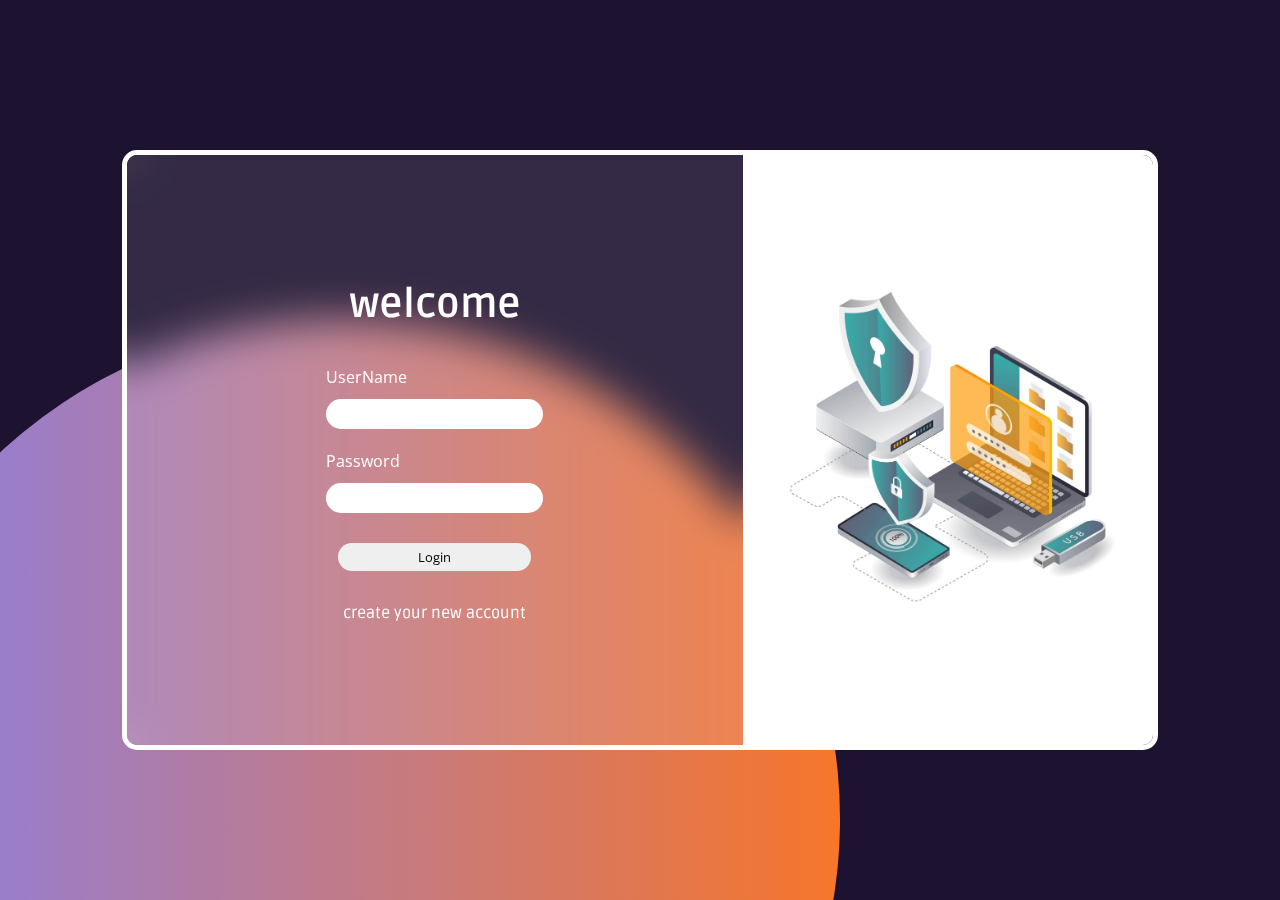
<file: src/login.html>
<!DOCTYPE html>
<html lang="en">
<head>
    <meta charset="UTF-8">
    <meta name="viewport" content="width=device-width, initial-scale=1.0">
    <title>Login</title>
    <link rel="icon" href="../images/svg/nft (1) 1.svg">
    <link rel="stylesheet" href="../styles/app.css">
</head>
<body>
    <div class="shape"></div>
    <div class="login__container">
        <div class="login">
            <div class="login__left">
                <h2 class="section__title login__title">welcome</h2>
                <div class="login__input">
                    <label for="login__input" class="login__label">UserName</label>
                    <input type="text" class="login__input-txt" id="login__input">
                </div>
                <div class="login__input">
                    <label for="login__input2" class="login__label">Password</label>
                    <input type="password" class="login__input-txt" id="login__input2">
                </div>
                <button type="submit" class="login__btn">Login</button>
                <a href="./signup.html" class="login__link">create your new account</a>
            </div>
            <div class="login__right">
                <img src="../images/login.jpg" alt="login img" class="login__img">
            </div>
        </div>
    </div>
</body>
</html>
</file>
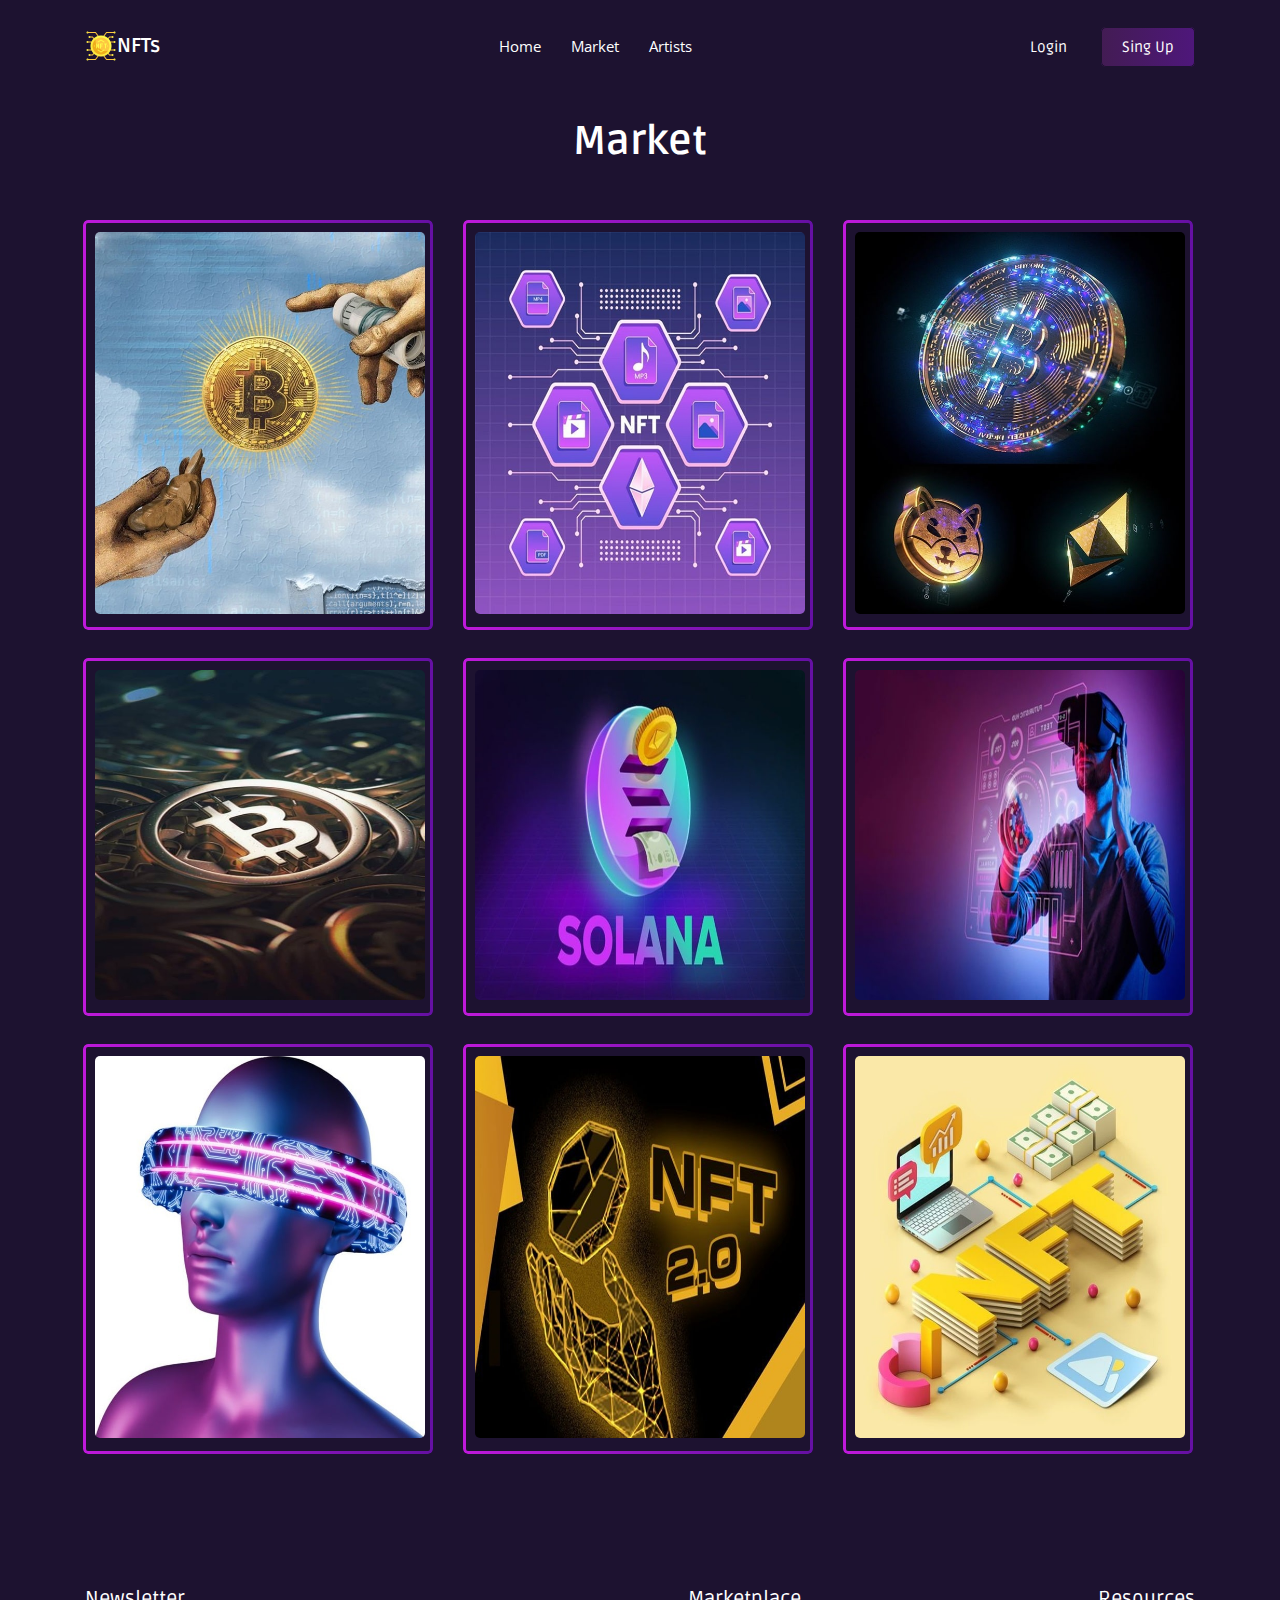
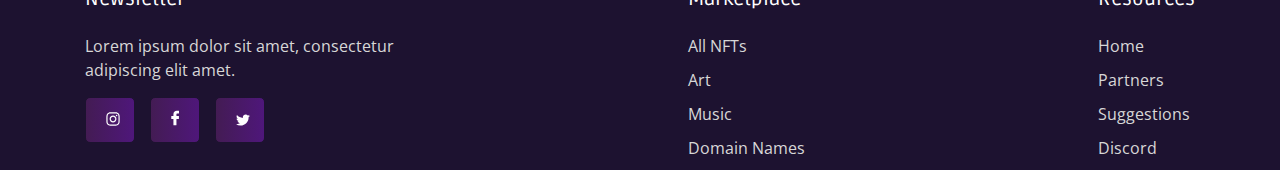
<file: src/market.html>
<!DOCTYPE html>
<html lang="en">
<head>
    <meta charset="UTF-8">
    <meta name="viewport" content="width=device-width, initial-scale=1.0">
    <title>Market</title>
    <link rel="icon" href="../images/svg/nft (1) 1.svg">
    <link rel="stylesheet" href="../styles/app.css">
</head>
<body>
    <header class="header">
        <div class="container">
            <nav class="nav">
                <div class="nav__logo">
                    <img src="../images/svg/nft (1) 1.svg" alt="nav logo" class="nav__img">
                    <a href="javascript:void(0)" class="nav__title">NFTs</a>
                </div>
                <ul class="menu">
                    <li class="menu__item">
                        <a href="../index.html" class="menu__link">Home</a>
                    </li>
                    <li class="menu__item">
                        <a href="#" class="menu__link">Market</a>
                    </li>
                    <li class="menu__item">
                        <a href="./artist.html" class="menu__link">Artists</a>
                    </li>
                </ul>
                <div class="user-access">
                    <a href="../src/login.html" class="user-access__item">Login</a>
                    <a href="../src/signup.html" class="user-access__item">Sing Up</a>
                </div>
                <div class="nav__btn">
                    <span class="nav__btn-line"></span>
                </div>
            </nav>
        </div>
    </header>

    <main class="main">
        <div class="container">
            <h2 class="section__title market__title">Market</h2>
            <div class="row">
                <div class="col-12 col-sm-6 col-lg-4">
                    <div class="market__content">
                        <img src="../images/Bitcoin Creation Artwork, Art + Design by DesignGeo.jpg" alt="market img" class="market__img">
                    </div>
                </div>
                <div class="col-12 col-sm-6 col-lg-4">
                    <div class="market__content">
                        <img src="../images/Build a NFT Development Platform and break all records.jpg" alt="market img" class="market__img">
                    </div>
                </div>
                <div class="col-12 col-sm-6 col-lg-4">
                    <div class="market__content">
                        <img src="../images/Glam Crypto Coins NFT.jpg" alt="market img" class="market__img">
                    </div>
                </div>
                <div class="col-12 col-sm-6 col-lg-4">
                    <div class="market__content">
                        <img src="../images/Invest wisely and diversify your portfolio_-min.jpg" alt="market img" class="market__img">
                    </div>
                </div>
                <div class="col-12 col-sm-6 col-lg-4">
                    <div class="market__content">
                        <img src="../images/What is Solana.jpg" alt="market img" class="market__img">
                    </div>
                </div>
                <div class="col-12 col-sm-6 col-lg-4">
                    <div class="market__content">
                        <img src="../images/Metaverse Nft Marketplace Development.jpg" alt="market img" class="market__img">
                    </div>
                </div>
                <div class="col-12 col-sm-6 col-lg-4">
                    <div class="market__content">
                        <img src="../images/Swisstaler.jpg" alt="market img" class="market__img">
                    </div>
                </div>
                <div class="col-12 col-sm-6 col-lg-4">
                    <div class="market__content">
                        <img src="../images/What is NFT 2_0 How will it bring about a change with trustworthiness and transparency.jpg" alt="market img" class="market__img">
                    </div>
                </div>
                <div class="col-12 col-sm-6 col-lg-4">
                    <div class="market__content">
                        <img src="../images/What is an NFT The Motley Fool.jpg" alt="market img" class="market__img">
                    </div>
                </div>
            </div>
        </div>
    </main>

    <footer class="footer">
        <div class="container">
           <div class="footer__wrapper">
            <div class="newsletter__socials">
                <h3 class="footer__title">Newsletter</h3>
                <p class="newsletter__caption">Lorem ipsum dolor sit amet, consectetur adipiscing elit amet.</p>
                    <div class="newsletter__social">
                        <div class="newsletter__icons">
                            <svg class="newsletter__icon" width="14" height="14" viewBox="0 0 14 14" fill="none" xmlns="http://www.w3.org/2000/svg">
                                <path d="M13.6535 4.25329C13.6223 3.54484 13.5077 3.05778 13.3436 2.63574C13.1743 2.18776 12.9139 1.78668 12.5726 1.45326C12.2392 1.11465 11.8355 0.851542 11.3927 0.684883C10.9682 0.520768 10.4837 0.406203 9.77522 0.374967C9.06148 0.341086 8.8349 0.333252 7.02465 0.333252C5.2144 0.333252 4.98782 0.341086 4.27672 0.372322C3.56827 0.403558 3.08122 0.518225 2.65928 0.682238C2.2112 0.851542 1.81012 1.11201 1.4767 1.45326C1.13809 1.78668 0.87508 2.19041 0.70832 2.6332C0.544205 3.05778 0.429641 3.54219 0.398405 4.25064C0.364524 4.96438 0.356689 5.19097 0.356689 7.00122C0.356689 8.81147 0.364524 9.03806 0.39576 9.74915C0.426995 10.4576 0.541662 10.9447 0.705776 11.3667C0.87508 11.8147 1.13809 12.2158 1.4767 12.5492C1.81012 12.8878 2.21384 13.1509 2.65663 13.3176C3.08122 13.4817 3.56562 13.5962 4.27418 13.6275C4.98517 13.6588 5.21186 13.6665 7.02211 13.6665C8.83235 13.6665 9.05894 13.6588 9.77003 13.6275C10.4785 13.5962 10.9655 13.4817 11.3875 13.3176C12.2835 12.9711 12.992 12.2627 13.3384 11.3667C13.5024 10.9421 13.6171 10.4576 13.6483 9.74915C13.6796 9.03806 13.6874 8.81147 13.6874 7.00122C13.6874 5.19097 13.6848 4.96438 13.6535 4.25329ZM12.4528 9.69706C12.4242 10.3482 12.3148 10.6999 12.2236 10.9343C11.9996 11.5151 11.5386 11.9761 10.9577 12.2002C10.7233 12.2914 10.3691 12.4007 9.72048 12.4293C9.01722 12.4607 8.80631 12.4684 7.02729 12.4684C5.24828 12.4684 5.03472 12.4607 4.334 12.4293C3.68283 12.4007 3.3312 12.2914 3.09678 12.2002C2.80773 12.0934 2.54461 11.9241 2.33105 11.7027C2.10965 11.4865 1.94035 11.226 1.83352 10.9369C1.74235 10.7025 1.63298 10.3482 1.60439 9.6997C1.57305 8.99644 1.56532 8.78542 1.56532 7.00641C1.56532 5.2274 1.57305 5.01383 1.60439 4.31322C1.63298 3.66205 1.74235 3.31042 1.83352 3.076C1.94035 2.78684 2.10965 2.52382 2.3337 2.31016C2.5498 2.08876 2.81027 1.91946 3.09943 1.81273C3.33385 1.72156 3.68813 1.61219 4.33665 1.5835C5.03991 1.55226 5.25093 1.54443 7.02984 1.54443C8.81149 1.54443 9.02241 1.55226 9.72313 1.5835C10.3743 1.61219 10.7259 1.72156 10.9603 1.81273C11.2494 1.91946 11.5125 2.08876 11.7261 2.31016C11.9475 2.52637 12.1168 2.78684 12.2236 3.076C12.3148 3.31042 12.4242 3.66459 12.4528 4.31322C12.4841 5.01648 12.4919 5.2274 12.4919 7.00641C12.4919 8.78542 12.4841 8.9938 12.4528 9.69706Z" fill="white"/>
                                <path d="M7.02465 3.57607C5.13371 3.57607 3.5995 5.11019 3.5995 7.00123C3.5995 8.89226 5.13371 10.4264 7.02465 10.4264C8.91568 10.4264 10.4498 8.89226 10.4498 7.00123C10.4498 5.11019 8.91568 3.57607 7.02465 3.57607ZM7.02465 9.22304C5.79791 9.22304 4.80284 8.22807 4.80284 7.00123C4.80284 5.77438 5.79791 4.77941 7.02465 4.77941C8.25149 4.77941 9.24646 5.77438 9.24646 7.00123C9.24646 8.22807 8.25149 9.22304 7.02465 9.22304Z" fill="white"/>
                                <path d="M11.385 3.44065C11.385 3.88223 11.0269 4.24027 10.5852 4.24027C10.1437 4.24027 9.78562 3.88223 9.78562 3.44065C9.78562 2.99898 10.1437 2.64103 10.5852 2.64103C11.0269 2.64103 11.385 2.99898 11.385 3.44065Z" fill="white"/>
                                </svg>
                        </div>
                        <div class="newsletter__icons">
                            <svg class="newsletter__icon" width="8" height="16" viewBox="0 0 8 16" fill="none" xmlns="http://www.w3.org/2000/svg">
                                <path d="M7.70864 0.6698L5.85713 0.666748C3.77703 0.666748 2.43277 2.08347 2.43277 4.27623V5.94045H0.571161C0.410296 5.94045 0.280029 6.07442 0.280029 6.23966V8.65092C0.280029 8.81617 0.410445 8.94998 0.571161 8.94998H2.43277V15.0344C2.43277 15.1996 2.56304 15.3334 2.7239 15.3334H5.15277C5.31364 15.3334 5.4439 15.1994 5.4439 15.0344V8.94998H7.62056C7.78142 8.94998 7.91169 8.81617 7.91169 8.65092L7.91258 6.23966C7.91258 6.16032 7.88183 6.08433 7.82732 6.02818C7.77281 5.97203 7.69854 5.94045 7.6213 5.94045H5.4439V4.52967C5.4439 3.8516 5.6012 3.50737 6.46108 3.50737L7.70834 3.50691C7.86906 3.50691 7.99933 3.37295 7.99933 3.20785V0.968861C7.99933 0.80392 7.86921 0.670105 7.70864 0.6698Z" fill="white"/>
                                </svg>
                        </div>
                        <div class="newsletter__icons">
                            <svg class="newsletter__icon" width="14" height="12" viewBox="0 0 14 12" fill="none" xmlns="http://www.w3.org/2000/svg">
                                <path d="M14 1.84839C13.4847 2.06701 12.9318 2.21528 12.3509 2.28147C12.9441 1.94137 13.3981 1.40192 13.6133 0.761093C13.0569 1.07605 12.4428 1.30475 11.7884 1.42873C11.2644 0.893459 10.519 0.560059 9.69227 0.560059C8.1062 0.560059 6.82018 1.79143 6.82018 3.30929C6.82018 3.52457 6.84555 3.73482 6.89455 3.93588C4.50801 3.8211 2.39178 2.72627 0.975426 1.06265C0.727841 1.46809 0.586994 1.94051 0.586994 2.44481C0.586994 3.39892 1.0944 4.24078 1.86427 4.73332C1.3936 4.71825 0.950926 4.59427 0.563386 4.3882V4.42254C0.563386 5.75444 1.55371 6.86602 2.86682 7.11901C2.62624 7.181 2.37255 7.21534 2.11009 7.21534C1.92464 7.21534 1.74529 7.19775 1.56944 7.16424C1.93511 8.2574 2.99543 9.05234 4.25171 9.07414C3.26926 9.81129 2.03048 10.2494 0.684995 10.2494C0.453171 10.2494 0.224824 10.236 0 10.2117C1.27114 10.9933 2.78024 11.4489 4.40218 11.4489C9.68532 11.4489 12.5732 7.25891 12.5732 3.62511L12.5635 3.2691C13.1278 2.88374 13.6159 2.39958 14 1.84839Z" fill="white"/>
                                </svg> 
                        </div>  
                    </div>                        
                </div>                           
           
            <div class="footer__list">
                <h3 class="footer__title">Marketplace</h3>
                <ul class="footer__menu">
                    <li class="footer__menu-item">
                        <a href="javascript:void(0)" class="footer__menu-link">All NFTs</a>
                    </li>
                    <li class="footer__menu-item">
                        <a href="javascript:void(0)" class="footer__menu-link">Art</a>
                    </li>
                    <li class="footer__menu-item">
                        <a href="javascript:void(0)" class="footer__menu-link">Music</a>
                    </li>
                    <li class="footer__menu-item">
                        <a href="javascript:void(0)" class="footer__menu-link">Domain Names</a>
                    </li>
                </ul>
            </div>
            <div class="footer__list">
                <h3 class="footer__title">Resources</h3>
                <ul class="footer__menu">
                    <li class="footer__menu-item">
                        <a href="javascript:void(0)" class="footer__menu-link">Home</a>
                    </li>
                    <li class="footer__menu-item">
                        <a href="javascript:void(0)" class="footer__menu-link">Partners</a>
                    </li>
                    <li class="footer__menu-item">
                        <a href="javascript:void(0)" class="footer__menu-link">Suggestions</a>
                    </li>
                    <li class="footer__menu-item">
                        <a href="javascript:void(0)" class="footer__menu-link">Discord</a>
                    </li>
                </ul>
            </div>
           </div>
        </div>
        </div>
    </footer>
</body>
</html>
</file>
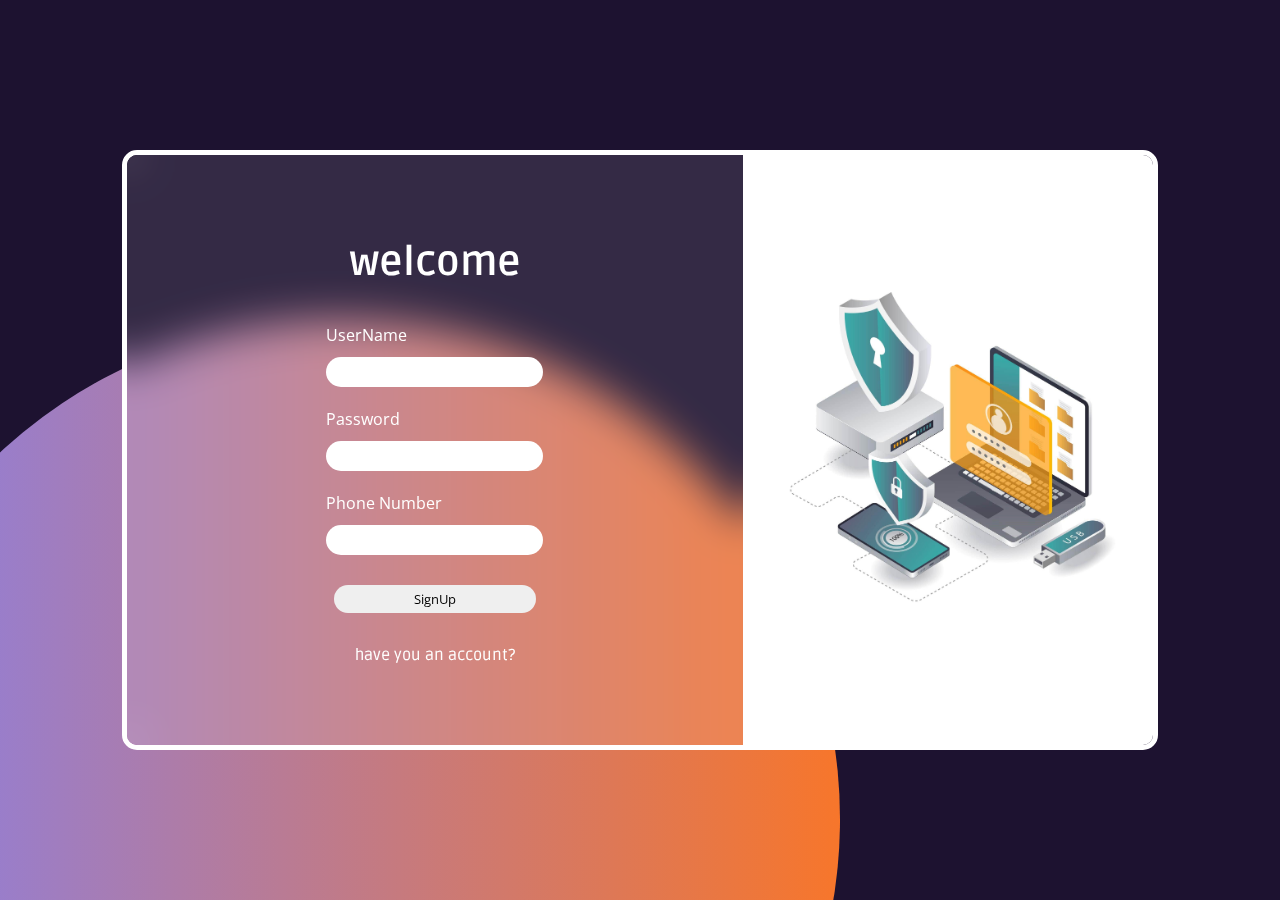
<file: src/signup.html>
<!DOCTYPE html>
<html lang="en">
<head>
    <meta charset="UTF-8">
    <meta name="viewport" content="width=device-width, initial-scale=1.0">
    <title>SignUp</title>
    <link rel="icon" href="../images/svg/nft (1) 1.svg">
    <link rel="stylesheet" href="../styles/app.css">
</head>
<body>
    <div class="shape"></div>
    <div class="signup__container">
        <div class="signup">
            <div class="signup__left">
                <h2 class="section__title signup__title">welcome</h2>
                <div class="signup__input">
                    <label for="signup__input" class="signup__label">UserName</label>
                    <input type="text" class="signup__input-txt" id="signup__input">
                </div>
                <div class="signup__input">
                    <label for="signup__input2" class="signup__label">Password</label>
                    <input type="password" class="signup__input-txt" id="signup__input2">
                </div>
                <div class="signup__input">
                    <label for="signup__input3" class="signup__label">Phone Number</label>
                    <input type="tel" class="signup__input-txt" id="signup__input3">
                </div>
                <button type="submit" class="signup__btn">SignUp</button>
                <a href="./login.html" class="signup__link">have you an account?</a>
            </div>
            <div class="signup__right">
                <img src="../images/login.jpg" alt="signup img" class="signup__img">
            </div>
        </div>
    </div>
</body>
</html>
</file>
<file: styles/app.css>
/* 

    Reset CSS

*/

/*
* Prefixed by https://autoprefixer.github.io
* PostCSS: v8.4.14,
* Autoprefixer: v10.4.7
* Browsers: last 4 version
*/

/* http://meyerweb.com/eric/tools/css/reset/ 
   v2.0 | 20110126
   License: none (public domain)
*/

html, body, div, span, applet, object, iframe,
h1, h2, h3, h4, h5, h6, p, blockquote, pre,
a, abbr, acronym, address, big, cite, code,
del, dfn, em, img, ins, kbd, q, s, samp,
small, strike, strong, sub, sup, tt, var,
b, u, i, center,
dl, dt, dd, ol, ul, li,
fieldset, form, label, legend,
table, caption, tbody, tfoot, thead, tr, th, td,
article, aside, canvas, details, embed, 
figure, figcaption, footer, header, hgroup, 
menu, nav, output, ruby, section, summary,
time, mark, audio, video {
	margin: 0;
	padding: 0;
	border: 0;
	font-size: 100%;
	font: inherit;
	vertical-align: baseline;
}
/* HTML5 display-role reset for older browsers */
article, aside, details, figcaption, figure, 
footer, header, hgroup, menu, nav, section {
	display: block;
}
body {
	line-height: 1;
}
ol, ul {
	list-style: none;
}
blockquote, q {
	quotes: none;
}
blockquote:before, blockquote:after,
q:before, q:after {
	content: '';
	content: none;
}
table {
	border-collapse: collapse;
	border-spacing: 0;
}

/* 

    Fonts

*/

@font-face {
    font-family: "Open Sans";
    src: url("../fonts/OpenSans-VariableFont_wdth\,wght.ttf");
}

@font-face {
    font-family: "Ruda";
    src: url("../fonts/Ruda-VariableFont_wght.ttf");
}

/* 

    Grid System

*/

/*
* Prefixed by https://autoprefixer.github.io
* PostCSS: v8.4.14,
* Autoprefixer: v10.4.7
* Browsers: last 4 version
*/

html {
    -webkit-box-sizing: border-box;
            box-sizing: border-box;
}

*,
*::after,
*::before {
    -webkit-box-sizing: inherit;
            box-sizing: inherit;
}

.container {
    width: 100%;
    padding-right: 15px;
    padding-left: 15px;
    margin-right: auto;
    margin-left: auto;
    position: relative;
}


/* 

- Grid System

*/

.row {
    display: -webkit-box;
    display: -ms-flexbox;
    display: flex;
    -ms-flex-wrap: wrap;
        flex-wrap: wrap;
    margin-right: -15px;
    margin-left: -15px;
}

.row>* {
    padding-right: 15px;
    padding-left: 15px;
    margin-bottom: 30px;
}

.col {
    max-width: 100%;
    -webkit-box-flex: 1;
        -ms-flex-positive: 1;
            flex-grow: 1;
}

.col-1 {
    width: 8.333333%;
    -webkit-box-flex: 0;
        -ms-flex: 0 0 auto;
            flex: 0 0 auto;
}

.col-2 {
    width: 16.666666%;
    -webkit-box-flex: 0;
        -ms-flex: 0 0 auto;
            flex: 0 0 auto;
}

.col-3 {
    width: 25%;
    -webkit-box-flex: 0;
        -ms-flex: 0 0 auto;
            flex: 0 0 auto;
}

.col-4 {
    width: 33.333333%;
    -webkit-box-flex: 0;
        -ms-flex: 0 0 auto;
            flex: 0 0 auto;
}

.col-5 {
    width: 41.666666%;
    -webkit-box-flex: 0;
        -ms-flex: 0 0 auto;
            flex: 0 0 auto;
}

.col-6 {
    width: 50%;
    -webkit-box-flex: 0;
        -ms-flex: 0 0 auto;
            flex: 0 0 auto;
}

.col-7 {
    width: 58.333333%;
    -webkit-box-flex: 0;
        -ms-flex: 0 0 auto;
            flex: 0 0 auto;
}

.col-8 {
    width: 66.666666%;
    -webkit-box-flex: 0;
        -ms-flex: 0 0 auto;
            flex: 0 0 auto;
}

.col-9 {
    width: 75%;
    -webkit-box-flex: 0;
        -ms-flex: 0 0 auto;
            flex: 0 0 auto;
}

.col-10 {
    width: 83.333333%;
    -webkit-box-flex: 0;
        -ms-flex: 0 0 auto;
            flex: 0 0 auto;
}

.col-11 {
    width: 91.666666%;
    -webkit-box-flex: 0;
        -ms-flex: 0 0 auto;
            flex: 0 0 auto;
}

.col-12 {
    width: 100%;
    -webkit-box-flex: 0;
        -ms-flex: 0 0 auto;
            flex: 0 0 auto;
}


/* sm */

@media (min-width: 576px) {
    .container {
        width: 540px;
    }
    .col-sm-1 {
        width: 8.333333%;
        -webkit-box-flex: 0;
            -ms-flex: 0 0 auto;
                flex: 0 0 auto;
    }
    .col-sm-2 {
        width: 16.666666%;
        -webkit-box-flex: 0;
            -ms-flex: 0 0 auto;
                flex: 0 0 auto;
    }
    .col-sm-3 {
        width: 25%;
        -webkit-box-flex: 0;
            -ms-flex: 0 0 auto;
                flex: 0 0 auto;
    }
    .col-sm-4 {
        width: 33.333333%;
        -webkit-box-flex: 0;
            -ms-flex: 0 0 auto;
                flex: 0 0 auto;
    }
    .col-sm-5 {
        width: 41.666666%;
        -webkit-box-flex: 0;
            -ms-flex: 0 0 auto;
                flex: 0 0 auto;
    }
    .col-sm-6 {
        width: 50%;
        -webkit-box-flex: 0;
            -ms-flex: 0 0 auto;
                flex: 0 0 auto;
    }
    .col-sm-7 {
        width: 58.333333%;
        -webkit-box-flex: 0;
            -ms-flex: 0 0 auto;
                flex: 0 0 auto;
    }
    .col-sm-8 {
        width: 66.666666%;
        -webkit-box-flex: 0;
            -ms-flex: 0 0 auto;
                flex: 0 0 auto;
    }
    .col-sm-9 {
        width: 75%;
        -webkit-box-flex: 0;
            -ms-flex: 0 0 auto;
                flex: 0 0 auto;
    }
    .col-sm-10 {
        width: 83.333333%;
        -webkit-box-flex: 0;
            -ms-flex: 0 0 auto;
                flex: 0 0 auto;
    }
    .col-sm-11 {
        width: 91.666666%;
        -webkit-box-flex: 0;
            -ms-flex: 0 0 auto;
                flex: 0 0 auto;
    }
    .col-sm-12 {
        width: 100%;
        -webkit-box-flex: 0;
            -ms-flex: 0 0 auto;
                flex: 0 0 auto;
    }
}


/* md */

@media (min-width: 768px) {
    .container {
        width: 720px;
    }
    .col-md-1 {
        width: 8.333333%;
        -webkit-box-flex: 0;
            -ms-flex: 0 0 auto;
                flex: 0 0 auto;
    }
    .col-md-2 {
        width: 16.666666%;
        -webkit-box-flex: 0;
            -ms-flex: 0 0 auto;
                flex: 0 0 auto;
    }
    .col-md-3 {
        width: 25%;
        -webkit-box-flex: 0;
            -ms-flex: 0 0 auto;
                flex: 0 0 auto;
    }
    .col-md-4 {
        width: 33.333333%;
        -webkit-box-flex: 0;
            -ms-flex: 0 0 auto;
                flex: 0 0 auto;
    }
    .col-md-5 {
        width: 41.666666%;
        -webkit-box-flex: 0;
            -ms-flex: 0 0 auto;
                flex: 0 0 auto;
    }
    .col-md-6 {
        width: 50%;
        -webkit-box-flex: 0;
            -ms-flex: 0 0 auto;
                flex: 0 0 auto;
    }
    .col-md-7 {
        width: 58.333333%;
        -webkit-box-flex: 0;
            -ms-flex: 0 0 auto;
                flex: 0 0 auto;
    }
    .col-md-8 {
        width: 66.666666%;
        -webkit-box-flex: 0;
            -ms-flex: 0 0 auto;
                flex: 0 0 auto;
    }
    .col-md-9 {
        width: 75%;
        -webkit-box-flex: 0;
            -ms-flex: 0 0 auto;
                flex: 0 0 auto;
    }
    .col-md-10 {
        width: 83.333333%;
        -webkit-box-flex: 0;
            -ms-flex: 0 0 auto;
                flex: 0 0 auto;
    }
    .col-md-11 {
        width: 91.666666%;
        -webkit-box-flex: 0;
            -ms-flex: 0 0 auto;
                flex: 0 0 auto;
    }
    .col-md-12 {
        width: 100%;
        -webkit-box-flex: 0;
            -ms-flex: 0 0 auto;
                flex: 0 0 auto;
    }
}


/* lg */

@media (min-width: 992px) {
    .container {
        width: 960px;
    }
    .col-lg-1 {
        width: 8.333333%;
        -webkit-box-flex: 0;
            -ms-flex: 0 0 auto;
                flex: 0 0 auto;
    }
    .col-lg-2 {
        width: 16.666666%;
        -webkit-box-flex: 0;
            -ms-flex: 0 0 auto;
                flex: 0 0 auto;
    }
    .col-lg-3 {
        width: 25%;
        -webkit-box-flex: 0;
            -ms-flex: 0 0 auto;
                flex: 0 0 auto;
    }
    .col-lg-4 {
        width: 33.333333%;
        -webkit-box-flex: 0;
            -ms-flex: 0 0 auto;
                flex: 0 0 auto;
    }
    .col-lg-5 {
        width: 41.666666%;
        -webkit-box-flex: 0;
            -ms-flex: 0 0 auto;
                flex: 0 0 auto;
    }
    .col-lg-6 {
        width: 50%;
        -webkit-box-flex: 0;
            -ms-flex: 0 0 auto;
                flex: 0 0 auto;
    }
    .col-lg-7 {
        width: 58.333333%;
        -webkit-box-flex: 0;
            -ms-flex: 0 0 auto;
                flex: 0 0 auto;
    }
    .col-lg-8 {
        width: 66.666666%;
        -webkit-box-flex: 0;
            -ms-flex: 0 0 auto;
                flex: 0 0 auto;
    }
    .col-lg-9 {
        width: 75%;
        -webkit-box-flex: 0;
            -ms-flex: 0 0 auto;
                flex: 0 0 auto;
    }
    .col-lg-10 {
        width: 83.333333%;
        -webkit-box-flex: 0;
            -ms-flex: 0 0 auto;
                flex: 0 0 auto;
    }
    .col-lg-11 {
        width: 91.666666%;
        -webkit-box-flex: 0;
            -ms-flex: 0 0 auto;
                flex: 0 0 auto;
    }
    .col-lg-12 {
        width: 100%;
        -webkit-box-flex: 0;
            -ms-flex: 0 0 auto;
                flex: 0 0 auto;
    }
}


/* xl */

@media (min-width: 1200px) {
    .container {
        width: 1140px;
    }
    .col-xl-1 {
        width: 8.333333%;
        -webkit-box-flex: 0;
            -ms-flex: 0 0 auto;
                flex: 0 0 auto;
    }
    .col-xl-2 {
        width: 16.666666%;
        -webkit-box-flex: 0;
            -ms-flex: 0 0 auto;
                flex: 0 0 auto;
    }
    .col-xl-3 {
        width: 25%;
        -webkit-box-flex: 0;
            -ms-flex: 0 0 auto;
                flex: 0 0 auto;
    }
    .col-xl-4 {
        width: 33.333333%;
        -webkit-box-flex: 0;
            -ms-flex: 0 0 auto;
                flex: 0 0 auto;
    }
    .col-xl-5 {
        width: 41.666666%;
        -webkit-box-flex: 0;
            -ms-flex: 0 0 auto;
                flex: 0 0 auto;
    }
    .col-xl-6 {
        width: 50%;
        -webkit-box-flex: 0;
            -ms-flex: 0 0 auto;
                flex: 0 0 auto;
    }
    .col-xl-7 {
        width: 58.333333%;
        -webkit-box-flex: 0;
            -ms-flex: 0 0 auto;
                flex: 0 0 auto;
    }
    .col-xl-8 {
        width: 66.666666%;
        -webkit-box-flex: 0;
            -ms-flex: 0 0 auto;
                flex: 0 0 auto;
    }
    .col-xl-9 {
        width: 75%;
        -webkit-box-flex: 0;
            -ms-flex: 0 0 auto;
                flex: 0 0 auto;
    }
    .col-xl-10 {
        width: 83.333333%;
        -webkit-box-flex: 0;
            -ms-flex: 0 0 auto;
                flex: 0 0 auto;
    }
    .col-xl-11 {
        width: 91.666666%;
        -webkit-box-flex: 0;
            -ms-flex: 0 0 auto;
                flex: 0 0 auto;
    }
    .col-xl-12 {
        width: 100%;
        -webkit-box-flex: 0;
            -ms-flex: 0 0 auto;
                flex: 0 0 auto;
    }
}


/* xxl */

@media (min-width: 1400px) {
    .container {
        width: 1370px;
    }
    .col-xxl-1 {
        width: 8.333333%;
        -webkit-box-flex: 0;
            -ms-flex: 0 0 auto;
                flex: 0 0 auto;
    }
    .col-xxl-2 {
        width: 16.666666%;
        -webkit-box-flex: 0;
            -ms-flex: 0 0 auto;
                flex: 0 0 auto;
    }
    .col-xxl-3 {
        width: 25%;
        -webkit-box-flex: 0;
            -ms-flex: 0 0 auto;
                flex: 0 0 auto;
    }
    .col-xxl-4 {
        width: 33.333333%;
        -webkit-box-flex: 0;
            -ms-flex: 0 0 auto;
                flex: 0 0 auto;
    }
    .col-xxl-5 {
        width: 41.666666%;
        -webkit-box-flex: 0;
            -ms-flex: 0 0 auto;
                flex: 0 0 auto;
    }
    .col-xxl-6 {
        width: 50%;
        -webkit-box-flex: 0;
            -ms-flex: 0 0 auto;
                flex: 0 0 auto;
    }
    .col-xxl-7 {
        width: 58.333333%;
        -webkit-box-flex: 0;
            -ms-flex: 0 0 auto;
                flex: 0 0 auto;
    }
    .col-xxl-8 {
        width: 66.666666%;
        -webkit-box-flex: 0;
            -ms-flex: 0 0 auto;
                flex: 0 0 auto;
    }
    .col-xxl-9 {
        width: 75%;
        -webkit-box-flex: 0;
            -ms-flex: 0 0 auto;
                flex: 0 0 auto;
    }
    .col-xxl-10 {
        width: 83.333333%;
        -webkit-box-flex: 0;
            -ms-flex: 0 0 auto;
                flex: 0 0 auto;
    }
    .col-xxl-11 {
        width: 91.666666%;
        -webkit-box-flex: 0;
            -ms-flex: 0 0 auto;
                flex: 0 0 auto;
    }
    .col-xxl-12 {
        width: 100%;
        -webkit-box-flex: 0;
            -ms-flex: 0 0 auto;
                flex: 0 0 auto;
    }
}





/*
* Prefixed by https://autoprefixer.github.io
* PostCSS: v8.4.14,
* Autoprefixer: v10.4.7
* Browsers: last 4 version
*/

:root{
    --primary-color:#fff;
    --primary-font:"Open Sans";
    --secondary-font:"Ruda";
}

/* 

    Reset Styles

*/

a{
    text-decoration: none;
}
li{
    list-style-type: none;
}

/* 

   Helper Class

*/

.section__title{
    font-family: var(--secondary-font);
    font-weight: 700;
    font-size: 4rem;
    text-align: center;
}


/* 

    App

*/

html{
    font-size: 10px;
}

body{
    background:rgb(29, 18, 48);
    font-size: 1.6rem;
    line-height: 1.5;
    color: var(--primary-color);
    font-family: var(--primary-font);
}

/* 

    Header

*/

.header{
    padding-top: 3rem;
}
.nav{
    display: -webkit-box;
    display: -ms-flexbox;
    display: flex;
    -webkit-box-align: center;
        -ms-flex-align: center;
            align-items: center;
    -webkit-box-pack: justify;
        -ms-flex-pack: justify;
            justify-content: space-between;
}
.nav__logo{
    display: -webkit-box;
    display: -ms-flexbox;
    display: flex;
    -webkit-box-align: center;
        -ms-flex-align: center;
            align-items: center;
}
.nav__img{
    cursor: pointer;
}
.nav__title{
    color: var(--primary-color);
    font-family: var(--secondary-font);
    font-weight: 700;
    font-size: 2rem;
}
.menu{
    display: -webkit-box;
    display: -ms-flexbox;
    display: flex;
}
.menu__item,
.user-access__item{
    margin-right: 3rem;
}
.menu__item:last-child,
.user-access__item:last-child{
    margin-right: 0;
}
.menu__link,
.user-access__item{
    color: var(--primary-color);
    font-weight: 400;
    font-size: 1.5rem;
}
.menu__link{
    transition: all 250ms ease-in;
    -webkit-transition: all 250ms ease-in;
    -moz-transition: all 250ms ease-in;
    -ms-transition: all 250ms ease-in;
    -o-transition: all 250ms ease-in;
}
.menu__link:hover{
    color: #9080ada0;
}

.user-access__item,
.header__content-link{
    font-family: var(--secondary-font);
}
.user-access__item:last-child{
    border: 1px solid rgb(29, 18, 48);
    padding: 1rem 2rem;
    background: -webkit-gradient(linear,left top, right top,from(rgba(125, 42, 137, 0.4)), to(rgba(153, 30, 234, 0.4)));
    background: -o-linear-gradient(left,rgba(125, 42, 137, 0.4), rgba(153, 30, 234, 0.4));
    background: linear-gradient(to right,rgba(125, 42, 137, 0.4), rgba(153, 30, 234, 0.4));
    border-radius: 0.5rem;
    -webkit-border-radius: 0.5rem;
    -moz-border-radius: 0.5rem;
    -ms-border-radius: 0.5rem;
    -o-border-radius: 0.5rem;
}
.nav__btn{
    display: none;
    width: 5rem;
    height: 5rem;
    background-color: white;
    border-radius: 1rem;
    -webkit-box-pack: center;
        -ms-flex-pack: center;
            justify-content: center;
    -webkit-box-align: center;
        -ms-flex-align: center;
            align-items: center;
    cursor: pointer;
}
.nav__btn-line{
    display: block;
    width: 3rem;
    height: 0.3rem;
    background-color: rgb(29, 18, 48);
    position: relative;
    border-radius: 1rem;
    -webkit-border-radius: 1rem;
    -moz-border-radius: 1rem;
    -ms-border-radius: 1rem;
    -o-border-radius: 1rem;
}
.nav__btn-line::after,
.nav__btn-line::before{
    content: "";
    position: absolute;
    width: 3rem;
    height: 0.3rem;
    background-color: rgb(29, 18, 48);
    border-radius: 1rem;
    -webkit-border-radius: 1rem;
    -moz-border-radius: 1rem;
    -ms-border-radius: 1rem;
    -o-border-radius: 1rem;
}
.nav__btn-line::after{
    top: -1rem;
}
.nav__btn-line::before{
    top: 1rem;
}

.header__content{
    display: -webkit-box;
    display: -ms-flexbox;
    display: flex;
    -webkit-box-pack: justify;
        -ms-flex-pack: justify;
            justify-content: space-between;
    -webkit-box-align: center;
        -ms-flex-align: center;
            align-items: center;
    padding-top: 7rem;
}
.header__content-left{
    max-width: 39rem;
}

.header__content-title,
.header__content-span{
    font-family: var(--secondary-font);
    font-weight: 600;
    font-size: 5.8rem;
}

.header__content-span{
    background: -webkit-gradient(linear,left top, right top,from(rgba(225, 27, 255, 0.826)), to(rgba(159, 15, 255, 0.557)));
    background: -o-linear-gradient(left,rgba(225, 27, 255, 0.826), rgba(159, 15, 255, 0.557));
    background: linear-gradient(to right,rgba(225, 27, 255, 0.826), rgba(159, 15, 255, 0.557)); 
        -webkit-text-fill-color: transparent; 
        background-clip: text;
        -webkit-background-clip: text; 
}
.header__content-caption,
.header__content-detail,
.header__content-category{
    font-weight: 400;
}
.header__content-caption{
    margin: 2rem 0 4rem 0;
}
.header__content-more,
.header__content-movie{
    display: -webkit-box;
    display: -ms-flexbox;
    display: flex;
    -webkit-box-pack: justify;
        -ms-flex-pack: justify;
            justify-content: space-between;
    -webkit-box-align: center;
        -ms-flex-align: center;
            align-items: center;
}
.header__content-link{
    color: var(--primary-color);
    font-weight: 600;
    padding: 1rem 2rem;
    border: 1px solid rgb(29, 18, 48);
    background: -webkit-gradient(linear,left top, right top,from(rgba(125, 42, 137, 0.4)), to(rgba(153, 30, 234, 0.4)));
    background: -o-linear-gradient(left,rgba(125, 42, 137, 0.4), rgba(153, 30, 234, 0.4));
    background: linear-gradient(to right,rgba(125, 42, 137, 0.4), rgba(153, 30, 234, 0.4));
    border-radius: 0.5rem;
    -webkit-border-radius: 0.5rem;
    -moz-border-radius: 0.5rem;
    -ms-border-radius: 0.5rem;
    -o-border-radius: 0.5rem;
}


.header__content-ico{
    position: relative;
    padding: 1.5rem 2rem;
    margin-right: 3rem;
}
.header__content-ico::before{
    content: "";
    position: absolute;
    top: -0.2rem;
    left: -0.2rem;
    right: 0.2rem;
    bottom: 0;
    border: 3px solid transparent;
    background: -webkit-gradient(linear,left top, right top,from(rgba(225, 27, 255, 0.826)), to(rgba(159, 15, 255, 0.557))) border-box;
    background: -o-linear-gradient(left,rgba(225, 27, 255, 0.826), rgba(159, 15, 255, 0.557)) border-box;
    background: linear-gradient(to right,rgba(225, 27, 255, 0.826), rgba(159, 15, 255, 0.557)) border-box;
    mask:    -webkit-gradient(linear, left top, left bottom, color-stop(0, #fff)) padding-box,     -webkit-gradient(linear, left top, left bottom, color-stop(0, #fff));
    mask:    linear-gradient(#fff 0 0) padding-box,     linear-gradient(#fff 0 0);
    -webkit-mask:      -webkit-gradient(linear, left top, left bottom, color-stop(0, #fff)) padding-box,       -webkit-gradient(linear, left top, left bottom, color-stop(0, #fff));
    -webkit-mask:      linear-gradient(#fff 0 0) padding-box,       linear-gradient(#fff 0 0);
    -webkit-mask-composite: destination-out;
    mask-composite: exclude;
    border-radius: 100%;
    -webkit-border-radius: 100%;
    -moz-border-radius: 100%;
    -ms-border-radius: 100%;
    -o-border-radius: 100%;
    cursor: pointer;
}

.header__content-bottom{
    background-color: rgba(255, 255, 255, 0.13);
    display: -webkit-box;
    display: -ms-flexbox;
    display: flex;
    -webkit-box-pack: justify;
        -ms-flex-pack: justify;
            justify-content: space-between;
    padding: 2rem 3rem;
    margin-top: 4rem;
}
.header__content-info{
    display: -webkit-box;
    display: -ms-flexbox;
    display: flex;
    -webkit-box-orient: vertical;
    -webkit-box-direction: normal;
        -ms-flex-direction: column;
            flex-direction: column;
    -webkit-box-align: center;
        -ms-flex-align: center;
            align-items: center;
}
.header__content-count{
    font-family: var(--secondary-font);
    font-weight: 700;
    font-size: 3rem;
}

.header__content-right{
    padding-top: 13rem;
    max-width: 50rem;
}
.header__content-right::before{
    content: "";
    position: absolute;
    background-image: url("../images/image\ 113.png");
    width: 14rem;
    height: 14rem;
    top: 9.5rem;
    left: 71rem;
}
.header__content-right::after{
    content: "";
    position: absolute;
    background-image: url("../images/Rectangle\ 112.png");
    width: 24.8rem;
    height: 24.8rem;
    right: -.8rem;
    top: 8rem;
}
.header__content-img{
    width: 100%;
}

/* 

    Main

*/


/* 

    History Section

*/

.history{
    padding-top: 10rem;
}
.history__wrapper{
    display: -webkit-box;
    display: -ms-flexbox;
    display: flex;
    -webkit-box-align: center;
        -ms-flex-align: center;
            align-items: center;
    -webkit-box-pack: center;
        -ms-flex-pack: center;
            justify-content: center;
}
.history__title{
    font-family: var(--secondary-font);
    font-weight: 600;
    font-size: 3rem;
}
.history__caption{
    font-weight: 400;
    margin: 0 10rem;
}
.history__link{
    color: var(--primary-color);
    font-weight: 400;
    border: 1px solid rgb(29, 18, 48);
    padding: 1rem 2rem;
    background: -webkit-gradient(linear,left top, right top,from(rgba(125, 42, 137, 0.4)), to(rgba(153, 30, 234, 0.4)));
    background: -o-linear-gradient(left,rgba(125, 42, 137, 0.4), rgba(153, 30, 234, 0.4));
    background: linear-gradient(to right,rgba(125, 42, 137, 0.4), rgba(153, 30, 234, 0.4));
    border-radius: 0.5rem;
    -webkit-border-radius: 0.5rem;
    -moz-border-radius: 0.5rem;
    -ms-border-radius: 0.5rem;
    -o-border-radius: 0.5rem;
    font-family: var(--secondary-font);
}
.history__content{
    display: -webkit-box;
    display: -ms-flexbox;
    display: flex;
    -webkit-box-align: center;
        -ms-flex-align: center;
            align-items: center;
    -webkit-box-pack: justify;
        -ms-flex-pack: justify;
            justify-content: space-between;
}
.history__images{
    display: -webkit-box;
    display: -ms-flexbox;
    display: flex;
    -webkit-box-orient: vertical;
    -webkit-box-direction: normal;
        -ms-flex-direction: column;
            flex-direction: column;
}

.history__icon{
    margin-right: 1rem;
}
.history__content-wrapper{
    display: -webkit-box;
    display: -ms-flexbox;
    display: flex;
    -webkit-box-pack: center;
        -ms-flex-pack: center;
            justify-content: center;
    margin-top: 2rem;
}

/* 

    Trade Section

*/

.trade{
    padding-top: 10rem;
}
.trade__wrapper{
    display: -webkit-box;
    display: -ms-flexbox;
    display: flex;
    grid-gap: 2rem;
    background-color: rgba(33, 21, 56, 1);
    border-radius: 0.5rem;
    -webkit-border-radius: 0.5rem;
    -moz-border-radius: 0.5rem;
    -ms-border-radius: 0.5rem;
    -o-border-radius: 0.5rem;
    margin-top: 5rem;
    position: relative;
}
.trade__content{
    display: -webkit-box;
    display: -ms-flexbox;
    display: flex;
    -webkit-box-orient: vertical;
    -webkit-box-direction: normal;
        -ms-flex-direction: column;
            flex-direction: column;
    -webkit-box-align: center;
        -ms-flex-align: center;
            align-items: center;
    -webkit-box-pack: center;
        -ms-flex-pack: center;
            justify-content: center;
    padding: 2rem 4rem;
}
.trade__content:nth-child(2){
    background: -webkit-gradient(linear,left top, right top,from(rgba(197, 34, 228, 0.3)),to(rgba(90, 25, 244, 0.3)));
    background: -o-linear-gradient(left,rgba(197, 34, 228, 0.3),rgba(90, 25, 244, 0.3));
    background: linear-gradient(to right,rgba(197, 34, 228, 0.3),rgba(90, 25, 244, 0.3));
    border-radius: 0.5rem;
    -webkit-border-radius: 0.5rem;
    -moz-border-radius: 0.5rem;
    -ms-border-radius: 0.5rem;
    -o-border-radius: 0.5rem;
    transform: translateY(-3.5rem);
    -webkit-transform: translateY(-3.5rem);
    -moz-transform: translateY(-3.5rem);
    -ms-transform: translateY(-3.5rem);
    -o-transform: translateY(-3.5rem);
}

.trade__title{
    font-family: var(--secondary-font);
    font-weight: 600;
    font-size: 2rem;
    margin: 2rem 0;
}
.trade__caption{
    font-size: 1.5rem;
    text-align: center;
}

/* 

    Gallery Section

*/


.gallery{
    padding-top: 10rem;
    
}
.gallery__head{
    margin-bottom: 4rem;
}

.gallery__content{
    position: relative;
    padding: 1rem;
}
.gallery__content::before{
    content: "";
    position: absolute;
    top: -0.2rem;
    left: -0.2rem;
    right: 0.2rem;
    bottom: 0;
    border: 3px solid transparent;
    background: -webkit-gradient(linear,left top, right top,from(rgba(225, 27, 255, 0.826)), to(rgba(159, 15, 255, 0.557))) border-box;
    background: -o-linear-gradient(left,rgba(225, 27, 255, 0.826), rgba(159, 15, 255, 0.557)) border-box;
    background: linear-gradient(to right,rgba(225, 27, 255, 0.826), rgba(159, 15, 255, 0.557)) border-box;
    mask: -webkit-gradient(linear, left top, left bottom, color-stop(0, #fff)) padding-box, -webkit-gradient(linear, left top, left bottom, color-stop(0, #fff));
    mask: linear-gradient(#fff 0 0) padding-box, linear-gradient(#fff 0 0);
    -webkit-mask: -webkit-gradient(linear, left top, left bottom, color-stop(0, #fff)) padding-box, -webkit-gradient(linear, left top, left bottom, color-stop(0, #fff));
    -webkit-mask: linear-gradient(#fff 0 0) padding-box, linear-gradient(#fff 0 0);
    -webkit-mask-composite: destination-out;
    mask-composite: exclude;
    border-radius: 0.5rem;
    -webkit-border-radius: 0.5rem;
    -moz-border-radius: 0.5rem;
    -ms-border-radius: 0.5rem;
    -o-border-radius: 0.5rem;
}
.gallery__images{
    display: -webkit-box;
    display: -ms-flexbox;
    display: flex;
    -webkit-box-pack: justify;
        -ms-flex-pack: justify;
            justify-content: space-between;
    margin-bottom: 1rem;
}
.gallery__images-left{
    width: 23rem;
}
.gallery__images-img{
    width: 100%;
    height: 100%;
    /* margin-bottom: 1rem;
    background-position: center;
    background-size: cover; */
}
.gallery__images-right{
    display: -webkit-box;
    display: -ms-flexbox;
    display: flex;
    -webkit-box-orient: vertical;
    -webkit-box-direction: normal;
        -ms-flex-direction: column;
            flex-direction: column;
    -webkit-box-pack: justify;
        -ms-flex-pack: justify;
            justify-content: space-between;
}
.gallery__info{
    display: -webkit-box;
    display: -ms-flexbox;
    display: flex;
    -webkit-box-pack: justify;
        -ms-flex-pack: justify;
            justify-content: space-between;
}
.gallery__title{
    font-weight: 600;
    font-size: 1.5rem;
}
.gallery__span{
    color: rgba(215, 215, 215, 1);
}
.gallery__links{
    display: -webkit-box;
    display: -ms-flexbox;
    display: flex;
    -webkit-box-align: center;
        -ms-flex-align: center;
            align-items: center;
    -webkit-box-pack: center;
        -ms-flex-pack: center;
            justify-content: center;
}
.gallery__link{
    color: var(--primary-color);
    font-weight: 400;
    border: 1px solid rgb(29, 18, 48);
    padding: 1rem 2rem;
    background: -webkit-gradient(linear,left top, right top,from(rgba(125, 42, 137, 0.4)), to(rgba(153, 30, 234, 0.4)));
    background: -o-linear-gradient(left,rgba(125, 42, 137, 0.4), rgba(153, 30, 234, 0.4));
    background: linear-gradient(to right,rgba(125, 42, 137, 0.4), rgba(153, 30, 234, 0.4));
    border-radius: 0.5rem;
    -webkit-border-radius: 0.5rem;
    -moz-border-radius: 0.5rem;
    -ms-border-radius: 0.5rem;
    -o-border-radius: 0.5rem;
    font-family: var(--secondary-font);
}

/* 

    Seller Section

*/

.seller{
    padding-top: 10rem;
}
.seller__title{
    margin-bottom: 4rem;
}
.seller__content{
    background-color: rgba(217, 217, 217, 0.08);
    border-radius: 0.5rem;
    -webkit-border-radius: 0.5rem;
    -moz-border-radius: 0.5rem;
    -ms-border-radius: 0.5rem;
    -o-border-radius: 0.5rem;
    display: -webkit-box;
    display: -ms-flexbox;
    display: flex;
    -webkit-box-align: center;
        -ms-flex-align: center;
            align-items: center;
    padding: 2rem;
}

.seller__content-right{
    margin-left: 3rem;
}

.seller__span{
    color: rgba(215, 215, 215, 1);
}

/* 

    Blog Section

*/

.blog{
   padding-top: 10rem; 
}
.blog__head{
    margin-bottom: 4rem;
}
.blog__content{
    position: relative;
    padding: 2rem;
}
.blog__content::before{
    content: "";
    position: absolute;
    top: -0.2rem;
    left: -0.2rem;
    right: 0.2rem;
    bottom: 0;
    border: 3px solid transparent;
    background: -webkit-gradient(linear,left top, right top,from(rgba(225, 27, 255, 0.826)), to(rgba(159, 15, 255, 0.557))) border-box;
    background: -o-linear-gradient(left,rgba(225, 27, 255, 0.826), rgba(159, 15, 255, 0.557)) border-box;
    background: linear-gradient(to right,rgba(225, 27, 255, 0.826), rgba(159, 15, 255, 0.557)) border-box;
    mask: -webkit-gradient(linear, left top, left bottom, color-stop(0, #fff)) padding-box, -webkit-gradient(linear, left top, left bottom, color-stop(0, #fff));
    mask: linear-gradient(#fff 0 0) padding-box, linear-gradient(#fff 0 0);
    -webkit-mask: -webkit-gradient(linear, left top, left bottom, color-stop(0, #fff)) padding-box, -webkit-gradient(linear, left top, left bottom, color-stop(0, #fff));
    -webkit-mask: linear-gradient(#fff 0 0) padding-box, linear-gradient(#fff 0 0);
    -webkit-mask-composite: destination-out;
    mask-composite: exclude;
    border-radius: 0.5rem;
    -webkit-border-radius: 0.5rem;
    -moz-border-radius: 0.5rem;
    -ms-border-radius: 0.5rem;
    -o-border-radius: 0.5rem;
}

.blog__img{
    width: 100%;
}
.blog__user{
    display:-webkit-box;
    display:-ms-flexbox;
    display:flex;
    -webkit-box-pack: justify;
        -ms-flex-pack: justify;
            justify-content: space-between;
    -webkit-box-align: center;
        -ms-flex-align: center;
            align-items: center;
    margin: 1rem 0;
}
.blog__admin{
    display: -webkit-box;
    display: -ms-flexbox;
    display: flex;
    -webkit-box-align: center;
        -ms-flex-align: center;
            align-items: center;
}

.blog__admin-title{
    background: -webkit-gradient(linear,left top, right top,from(rgba(225, 27, 255, 0.826)), to(rgba(148, 2, 245, 0.868)));
    background: -o-linear-gradient(left,rgba(225, 27, 255, 0.826), rgba(148, 2, 245, 0.868));
    background: linear-gradient(to right,rgba(225, 27, 255, 0.826), rgba(148, 2, 245, 0.868));
    -webkit-text-fill-color: transparent;
    background-clip: text;
    -webkit-background-clip: text;
    margin-left: 1rem;
    font-size: 1.4rem;
}

.blog__date-time,
.blog__description{
    color: rgba(215, 215, 215, 1);
}
.blog__caption{
    margin: 1rem 0 2rem 0;
}
.blog__title{
    margin-bottom: 1rem;
}
.blog__date-time,
.blog__description{
    font-size: 1.3rem;
}

.blog__links{
    display: -webkit-box;
    display: -ms-flexbox;
    display: flex;
    -webkit-box-pack: justify;
        -ms-flex-pack: justify;
            justify-content: space-between;
    -webkit-box-align: center;
        -ms-flex-align: center;
            align-items: center;
}
.blog__link{
    color: var(--primary-color);
    font-weight: 400;
    border: 1px solid rgb(29, 18, 48);
    padding: 1rem 2rem;
    background: -webkit-gradient(linear,left top, right top,from(rgba(125, 42, 137, 0.4)), to(rgba(153, 30, 234, 0.4)));
    background: -o-linear-gradient(left,rgba(125, 42, 137, 0.4), rgba(153, 30, 234, 0.4));
    background: linear-gradient(to right,rgba(125, 42, 137, 0.4), rgba(153, 30, 234, 0.4));
    border-radius: 0.5rem;
    -webkit-border-radius: 0.5rem;
    -moz-border-radius: 0.5rem;
    -ms-border-radius: 0.5rem;
    -o-border-radius: 0.5rem;
    font-family: var(--secondary-font);
    cursor: pointer;
}

.blog__icon--share{
    margin-left: 1rem;
}
.blog__links-share:first-child{
    margin-left: 0;
}

/* 

    Footer

*/

.footer{
    margin-top: 10rem;
}
.footer__wrapper{
    display: -webkit-box;
    display: -ms-flexbox;
    display: flex;
    -webkit-box-pack: justify;
        -ms-flex-pack: justify;
            justify-content: space-between;
}

.footer__title{
    font-size: 2rem;
    margin-bottom: 2rem;
    font-family: var(--secondary-font);
}
.newsletter__caption{
    color: rgba(215, 215, 215, 1);
    margin-bottom: 1.5rem;
    max-width: 31rem;
}
.newsletter__social{
    display: -webkit-box;
    display: -ms-flexbox;
    display: flex;
    -webkit-box-align: center;
        -ms-flex-align: center;
            align-items: center;
}

.newsletter__icons{
    font-weight: 400;
    border: 1px solid rgb(29, 18, 48);
    padding: 1rem 2rem;
    background: -webkit-gradient(linear,left top, right top,from(rgba(125, 42, 137, 0.4)), to(rgba(153, 30, 234, 0.4)));
    background: -o-linear-gradient(left,rgba(125, 42, 137, 0.4), rgba(153, 30, 234, 0.4));
    background: linear-gradient(to right,rgba(125, 42, 137, 0.4), rgba(153, 30, 234, 0.4));
    border-radius: 0.5rem;
    -webkit-border-radius: 0.5rem;
    -moz-border-radius: 0.5rem;
    -ms-border-radius: 0.5rem;
    -o-border-radius: 0.5rem;
    margin-right: 1.5rem;
    width: 5rem;
    cursor: pointer;
}

.newsletter__icons:last-child{
    margin-right: 0;
}

.footer__menu-item{
    margin-bottom: 1rem;
}
.footer__menu-link{
    color: rgba(215, 215, 215, 1);
    transition: all 250ms ease-in;
    -webkit-transition: all 250ms ease-in;
    -moz-transition: all 250ms ease-in;
    -ms-transition: all 250ms ease-in;
    -o-transition: all 250ms ease-in;
}
.footer__menu-link:hover{
    color: #9080ada0;
}




/* 

    Login Page

*/



.shape{
    width: 100rem;
    height: 100rem;
    position: fixed;
    background-image: -webkit-gradient(linear,left top, right top,from(#887fe8),to(#f7762b));
    background-image: -o-linear-gradient(left,#887fe8,#f7762b);
    background-image: linear-gradient(to right,#887fe8,#f7762b);
    z-index: -1;
    border-radius: 100%;
    -webkit-border-radius: 100%;
    -moz-border-radius: 100%;
    -ms-border-radius: 100%;
    -o-border-radius: 100%;
    left: -16rem;
    top: 53%;
    -webkit-transform: translateY(-158px);
        -ms-transform: translateY(-158px);
            transform: translateY(-158px);
}

.login__container{
    display: -webkit-box;
    display: -ms-flexbox;
    display: flex;
    -webkit-box-align: center;
        -ms-flex-align: center;
            align-items: center;
    -webkit-box-pack: center;
        -ms-flex-pack: center;
            justify-content: center;
    height: 100vh;
}

.login{
    width: 81%;
    max-width: 1200px;
    height: 600px;
    display: -webkit-box;
    display: -ms-flexbox;
    display: flex;
    -webkit-box-align: center;
        -ms-flex-align: center;
            align-items: center;
    color: #fff;
    border-radius: 1.5rem;
    -webkit-border-radius: 1.5rem;
    -moz-border-radius: 1.5rem;
    -ms-border-radius: 1.5rem;
    -o-border-radius: 1.5rem;
    border: 5px solid #fff;
    overflow: hidden;
    
}
.login__left{
    -ms-flex-preferred-size: 60%;
        flex-basis: 60%;
    display: -webkit-box;
    display: -ms-flexbox;
    display: flex;
    -webkit-box-orient: vertical;
    -webkit-box-direction: normal;
        -ms-flex-direction: column;
            flex-direction: column;
    -webkit-box-pack: center;
        -ms-flex-pack: center;
            justify-content: center;
    -webkit-box-align: center;
        -ms-flex-align: center;
            align-items: center;
    background-color: rgba(255, 255, 255, 0.1);
    -webkit-backdrop-filter: blur(22px);
            backdrop-filter: blur(22px);
    height: 100%;
}
.login__title{
    margin-bottom: 3rem;
}
.login__input{
    display: -webkit-box;
    display: -ms-flexbox;
    display: flex;
    -webkit-box-orient: vertical;
    -webkit-box-direction: normal;
        -ms-flex-direction: column;
            flex-direction: column;
    margin-bottom: 2rem;
}
.login__label{
    color: var(--primary-color);
    margin-bottom: 1rem;
}
.login__input-txt{
    border: none;
    outline: none;
    border-radius: 2rem;
    -webkit-border-radius: 2rem;
    -moz-border-radius: 2rem;
    -ms-border-radius: 2rem;
    -o-border-radius: 2rem;
    padding: 0.5rem 2rem;
    height: 3rem;
    color: #666666;
}
.login__link{
    color: var(--primary-color);
    font-family: var(--secondary-font);
}
.login__btn{
    border: none;
    outline: none;
    border-radius: 2rem;
    -webkit-border-radius: 2rem;
    -moz-border-radius: 2rem;
    -ms-border-radius: 2rem;
    -o-border-radius: 2rem;
    padding: 0.5rem 8rem;
    margin-bottom: 3rem;
    margin-top: 1rem;
    font-family: var(--primary-font);
    transition: all 250ms ease-in;
    -webkit-transition: all 250ms ease-in;
    -moz-transition: all 250ms ease-in;
    -ms-transition: all 250ms ease-in;
    -o-transition: all 250ms ease-in;
    cursor: pointer;
}
.login__btn:hover{
    background:rgba(255,255,255,0.1);
    color: var(--primary-color);
}

.login__right{
    -ms-flex-preferred-size: 40%;
        flex-basis: 40%;
    display: -webkit-box;
    display: -ms-flexbox;
    display: flex;
    -webkit-box-align: center;
        -ms-flex-align: center;
            align-items: center;
    -webkit-box-pack: center;
        -ms-flex-pack: center;
            justify-content: center;
    height: 100%;
    background-color: #fff;
}
.login__img{
    width: 100%;
}




/* 

    Sign Up Page

*/

.shape{
    width: 100rem;
    height: 100rem;
    position: fixed;
    background-image: -webkit-gradient(linear,left top, right top,from(#887fe8),to(#f7762b));
    background-image: -o-linear-gradient(left,#887fe8,#f7762b);
    background-image: linear-gradient(to right,#887fe8,#f7762b);
    z-index: -1;
    border-radius: 100%;
    -webkit-border-radius: 100%;
    -moz-border-radius: 100%;
    -ms-border-radius: 100%;
    -o-border-radius: 100%;
    left: -16rem;
    top: 53%;
    -webkit-transform: translateY(-158px);
        -ms-transform: translateY(-158px);
            transform: translateY(-158px);
}

.signup__container{
    display: -webkit-box;
    display: -ms-flexbox;
    display: flex;
    -webkit-box-align: center;
        -ms-flex-align: center;
            align-items: center;
    -webkit-box-pack: center;
        -ms-flex-pack: center;
            justify-content: center;
    height: 100vh;
}

.signup{
    width: 81%;
    max-width: 1200px;
    height: 600px;
    display: -webkit-box;
    display: -ms-flexbox;
    display: flex;
    -webkit-box-align: center;
        -ms-flex-align: center;
            align-items: center;
    color: #fff;
    border-radius: 1.5rem;
    -webkit-border-radius: 1.5rem;
    -moz-border-radius: 1.5rem;
    -ms-border-radius: 1.5rem;
    -o-border-radius: 1.5rem;
    border: 5px solid #fff;
    overflow: hidden;
    
}
.signup__left{
    -ms-flex-preferred-size: 60%;
        flex-basis: 60%;
    display: -webkit-box;
    display: -ms-flexbox;
    display: flex;
    -webkit-box-orient: vertical;
    -webkit-box-direction: normal;
        -ms-flex-direction: column;
            flex-direction: column;
    -webkit-box-pack: center;
        -ms-flex-pack: center;
            justify-content: center;
    -webkit-box-align: center;
        -ms-flex-align: center;
            align-items: center;
    background-color: rgba(255, 255, 255, 0.1);
    -webkit-backdrop-filter: blur(22px);
            backdrop-filter: blur(22px);
    height: 100%;
}
.signup__title{
    margin-bottom: 3rem;
}
.signup__input{
    display: -webkit-box;
    display: -ms-flexbox;
    display: flex;
    -webkit-box-orient: vertical;
    -webkit-box-direction: normal;
        -ms-flex-direction: column;
            flex-direction: column;
    margin-bottom: 2rem;
}
.signup__label{
    color: var(--primary-color);
    margin-bottom: 1rem;
}
.signup__input-txt{
    border: none;
    outline: none;
    border-radius: 2rem;
    -webkit-border-radius: 2rem;
    -moz-border-radius: 2rem;
    -ms-border-radius: 2rem;
    -o-border-radius: 2rem;
    padding: 0.5rem 2rem;
    height: 3rem;
    color: #666666;
}
.signup__link{
    color: var(--primary-color);
    font-family: var(--secondary-font);
}
.signup__btn{
    border: none;
    outline: none;
    border-radius: 2rem;
    -webkit-border-radius: 2rem;
    -moz-border-radius: 2rem;
    -ms-border-radius: 2rem;
    -o-border-radius: 2rem;
    padding: 0.5rem 8rem;
    margin-bottom: 3rem;
    margin-top: 1rem;
    font-family: var(--primary-font);
    transition: all 250ms ease-in;
    -webkit-transition: all 250ms ease-in;
    -moz-transition: all 250ms ease-in;
    -ms-transition: all 250ms ease-in;
    -o-transition: all 250ms ease-in;
    cursor: pointer;
}
.signup__btn:hover{
    background:rgba(255,255,255,0.1);
    color: var(--primary-color);
}

.signup__right{
    -ms-flex-preferred-size: 40%;
        flex-basis: 40%;
    display: -webkit-box;
    display: -ms-flexbox;
    display: flex;
    -webkit-box-align: center;
        -ms-flex-align: center;
            align-items: center;
    -webkit-box-pack: center;
        -ms-flex-pack: center;
            justify-content: center;
    height: 100%;
    background-color: #fff;
}
.signup__img{
    width: 100%;
}

/* 

    Market Page

*/


.market__title{
    margin: 5rem 0;
}
.market__content{
    position: relative;
    padding: 1rem;
}

.market__content::before{
    content: "";
    position: absolute;
    top: -0.2rem;
    left: -0.2rem;
    right: 0.2rem;
    bottom: 0;
    border: 3px solid transparent;
    background: -o-linear-gradient(left,rgba(225, 27, 255, 0.826), rgba(159, 15, 255, 0.557)) border-box;
    background: -webkit-gradient(linear,left top, right top,from(rgba(225, 27, 255, 0.826)), to(rgba(159, 15, 255, 0.557))) border-box;
    background: linear-gradient(to right,rgba(225, 27, 255, 0.826), rgba(159, 15, 255, 0.557)) border-box;
    mask: -webkit-gradient(linear, left top, left bottom, color-stop(0, #fff)) padding-box, -webkit-gradient(linear, left top, left bottom, color-stop(0, #fff));
    mask: linear-gradient(#fff 0 0) padding-box, linear-gradient(#fff 0 0);
    -webkit-mask: -webkit-gradient(linear, left top, left bottom, color-stop(0, #fff)) padding-box, -webkit-gradient(linear, left top, left bottom, color-stop(0, #fff));
    -webkit-mask: linear-gradient(#fff 0 0) padding-box, linear-gradient(#fff 0 0);
    -webkit-mask-composite: destination-out;
    mask-composite: exclude;
    border-radius: 0.5rem;
    -webkit-border-radius: 0.5rem;
    -moz-border-radius: 0.5rem;
    -ms-border-radius: 0.5rem;
    -o-border-radius: 0.5rem;
}
.market__img{
    width: 100%;
    border-radius: 0.5rem;
    -webkit-border-radius: 0.5rem;
    -moz-border-radius: 0.5rem;
    -ms-border-radius: 0.5rem;
    -o-border-radius: 0.5rem;
}

/* 

    Artist Page

*/

.artist__title{
    margin: 5rem 0;
}
.artist__content{
    position: relative;
    padding: 1rem;
}
.artist__content::before{
    content: "";
    position: absolute;
    top: -0.2rem;
    left: -0.2rem;
    right: 0.2rem;
    bottom: 0;
    border: 3px solid transparent;
    background: -o-linear-gradient(left,rgba(225, 27, 255, 0.826), rgba(159, 15, 255, 0.557)) border-box;
    background: -webkit-gradient(linear,left top, right top,from(rgba(225, 27, 255, 0.826)), to(rgba(159, 15, 255, 0.557))) border-box;
    background: linear-gradient(to right,rgba(225, 27, 255, 0.826), rgba(159, 15, 255, 0.557)) border-box;
    mask: -webkit-gradient(linear, left top, left bottom, color-stop(0, #fff)) padding-box, -webkit-gradient(linear, left top, left bottom, color-stop(0, #fff));
    mask: linear-gradient(#fff 0 0) padding-box, linear-gradient(#fff 0 0);
    -webkit-mask: -webkit-gradient(linear, left top, left bottom, color-stop(0, #fff)) padding-box, -webkit-gradient(linear, left top, left bottom, color-stop(0, #fff));
    -webkit-mask: linear-gradient(#fff 0 0) padding-box, linear-gradient(#fff 0 0);
    -webkit-mask-composite: destination-out;
    mask-composite: exclude;
    border-radius: 0.5rem;
    -webkit-border-radius: 0.5rem;
    -moz-border-radius: 0.5rem;
    -ms-border-radius: 0.5rem;
    -o-border-radius: 0.5rem;
}
.artist__img{
    width: 100%;
    border-radius: 0.5rem;
    -webkit-border-radius: 0.5rem;
    -moz-border-radius: 0.5rem;
    -ms-border-radius: 0.5rem;
    -o-border-radius: 0.5rem;
}



/* 

    Media Queries

*/

/*
* Prefixed by https://autoprefixer.github.io
* PostCSS: v8.4.14,
* Autoprefixer: v10.4.7
* Browsers: last 4 version
*/

/*
* Prefixed by https://autoprefixer.github.io
* PostCSS: v8.4.14,
* Autoprefixer: v10.4.7
* Browsers: last 4 version
*/

@media screen and (max-width: 1200px) {
    
    .header__content-right::before{
        left: 48rem;
    }
    .gallery__images-left{
        width: 17rem;
    }
}

@media screen and (max-width: 992px) {
    .user-access{
        display: none;
    }
    .header__content-title,
    .header__content-span{
        font-size: 4rem;
    }
    .header__content-right::before,
    .header__content-right::after{
        display: none;
    }
    .header__content-right{
        padding-top: 0;
    }
    .header__content-caption,
    .header__content-detail,
    .header__content-category,
    .header__content-link,
    .history__caption,
    .history__link,
    .history__span,
    .trade__caption,
    .gallery__title,
    .gallery__span,
    .gallery__link,
    .seller__name,
    .seller__span,
    .blog__link,
    .blog__title{
        font-size: 1.4rem;
    }
    .header__content-count{
        font-size: 2.5rem;
    }
    .header__content-left{
        max-width: 35rem;
    }
    .header__content-right{
        max-width: 32rem;
    }
    .history__content{
        -ms-flex-wrap: wrap;
            flex-wrap: wrap;
    }
    .history__images:first-child{
        margin-bottom: 2rem;
    }
    .history__title{
        font-size: 2.5rem;
    }
    .trade__title{
        font-size: 1.5rem;
    }
    .history__caption{
        margin: 0 3rem;
    }
    .section__title{
        font-size: 3rem;
    }
    .trade__wrapper{
        -ms-flex-wrap: wrap;
            flex-wrap: wrap;
    }
    .trade__content:nth-child(2){
        transform: translateY(0);
        -webkit-transform: translateY(0);
        -moz-transform: translateY(0);
        -ms-transform: translateY(0);
        -o-transform: translateY(0);
    }
    .gallery__images-left{
        width: 21rem;
    }
    .footer__title{
        font-size: 1.7rem;
    }
    .footer__menu-link,
    .newsletter__caption{
        font-size: 1.4rem;
    }
    .login__label,
    .signup__label,
    .signup__link,
    .login__link{
        font-size: 1.4rem;
    }
    .login__caption,
    .signup__caption{
        font-size: 1.5rem;
    }
}


@media screen and (max-width: 768px) {
    .menu__link{
        font-size: 1.4rem;
    }
    .header__content-title,
    .header__content-span{
        font-size: 3rem;
    }
    .header__content-caption,
    .header__content-category,
    .header__content-detail,
    .header__content-link,
    .history__caption,
    .history__link,
    .history__span,
    .trade__caption,
    .gallery__title,
    .gallery__span,
    .gallery__link,
    .seller__name,
    .seller__span,
    .blog__link,
    .blog__title{
        font-size: 1.3rem;
    }
    .header__content-count{
        font-size: 2rem;
    }
    .header__content-left{
        max-width: 27rem;
    }
    .header__content-right{
        max-width: 23rem;
    }
    .history__link{
        display: none;
    }
    .history__caption{
        margin: 0 2rem;
    }
    .history__title{
        font-size: 2rem;
    }
    .trade__title{
        font-size: 1.3rem;
    }
    .trade__wrapper{
        -ms-flex-wrap: wrap;
            flex-wrap: wrap;
    }
    .section__title{
        font-size: 2.5rem;
    }
    .seller__content{
        padding: 1rem;
    }
    .seller__content-right{
        margin-left: 2rem;
    }
    .blog__date-time,
    .blog__description,
    .blog__admin-title{
        font-size: 1.2rem;
    }
    .footer__title{
        font-size: 1.3rem;
    }
    .footer__menu-link,
    .newsletter__caption{
        font-size: 1.2rem;
    }
    .footer__wrapper{
        -ms-flex-wrap: wrap;
            flex-wrap: wrap;
    }
    .login__label,
    .signup__label,
    .signup__link,
    .login__link{
        font-size: 1.3rem;
    }
    .login__caption,
    .signup__caption{
        font-size: 1.4rem;
    }
    .login__right,
    .signup__right{
        display: none;
    }
    .login__left,
    .signup__left{
        -ms-flex-preferred-size: 100%;
            flex-basis: 100%;
    }
}

@media screen and (max-width: 576px) {
    .menu__link{
        font-size: 1.3rem;
    }
    .menu{
        display: none;
    }
    .nav__btn{
        display: -webkit-box;
        display: -ms-flexbox;
        display: flex;
    }
    .header__content-right{
        display: none;
    }
    .header__content{
        -webkit-box-pack: center;
            -ms-flex-pack: center;
                justify-content: center;
    }
    .header__content-title{
        font-size: 2.5rem;
    }
    .header__content-caption,
    .header__content-category,
    .header__content-detail,
    .header__content-link,
    .history__caption,
    .history__link,
    .history__span,
    .trade__caption,
    .gallery__title,
    .gallery__span,
    .gallery__link,
    .seller__name,
    .seller__span,
    .blog__link,
    .blog__title{
        font-size: 1.2rem;
    }
    .header__content-count{
        font-size: 1.8rem;
    }
    .history__content{
        -webkit-box-pack: center;
            -ms-flex-pack: center;
                justify-content: center;
    }
    .history__images{
        margin-bottom: 2rem;
    }
    .history__title{
        font-size: 1.5rem;
    }
    .history__caption{
        margin: 0 1rem;
    }
    .history__wrapper{
        -ms-flex-wrap: wrap;
            flex-wrap: wrap;
    }
    .trade__title{
        font-size: 1.2rem;
    }
    .section__title{
        font-size: 2rem;
    }
    .gallery__content,
    .blog__content{
        max-width: 25rem;
        margin: auto;
    }
    .seller__content{
        -webkit-box-pack: center;
            -ms-flex-pack: center;
                justify-content: center;
    }
    .blog__date-time,
    .blog__description,
    .blog__admin-title{
        font-size: 1.1rem;
    }
    .footer__title{
        font-size: 1.2rem;
    }
    .footer__menu-link,
    .newsletter__caption{
        font-size: 1.1rem;
    }
    .market__content,
    .artist__content{
        width: 22rem;
        margin: auto;
    }
    
}

@media screen and (max-width:440px) {
    .newsletter__socials{
        margin-bottom: 2rem;
    }
    .footer__title{
        margin-bottom: 1rem;
    }
    .footer__menu-item{
        margin-bottom: 0.5rem;
    }
}

@media screen and (max-width:400px) {
    .history__images:first-child{
        display: none;
    }
    .history__caption{
        margin-bottom: 2rem;
    }
}
</file>
